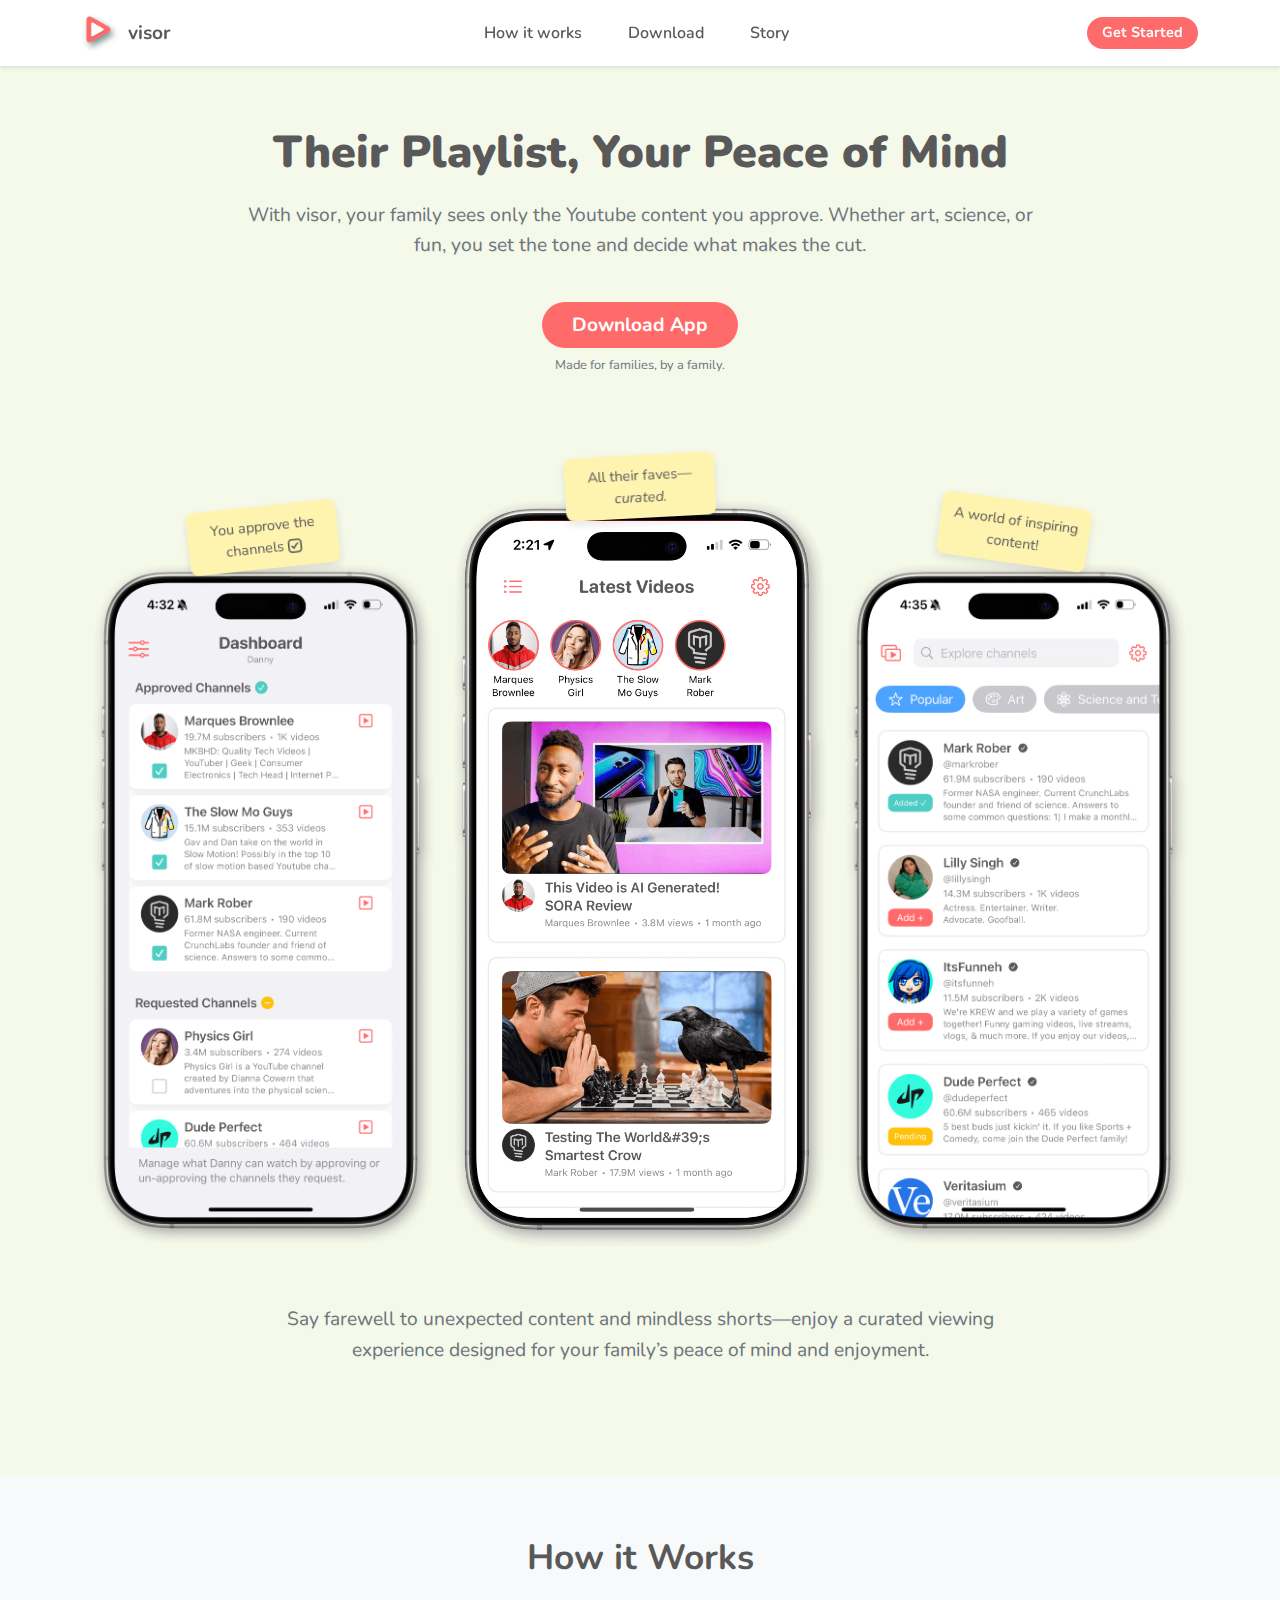
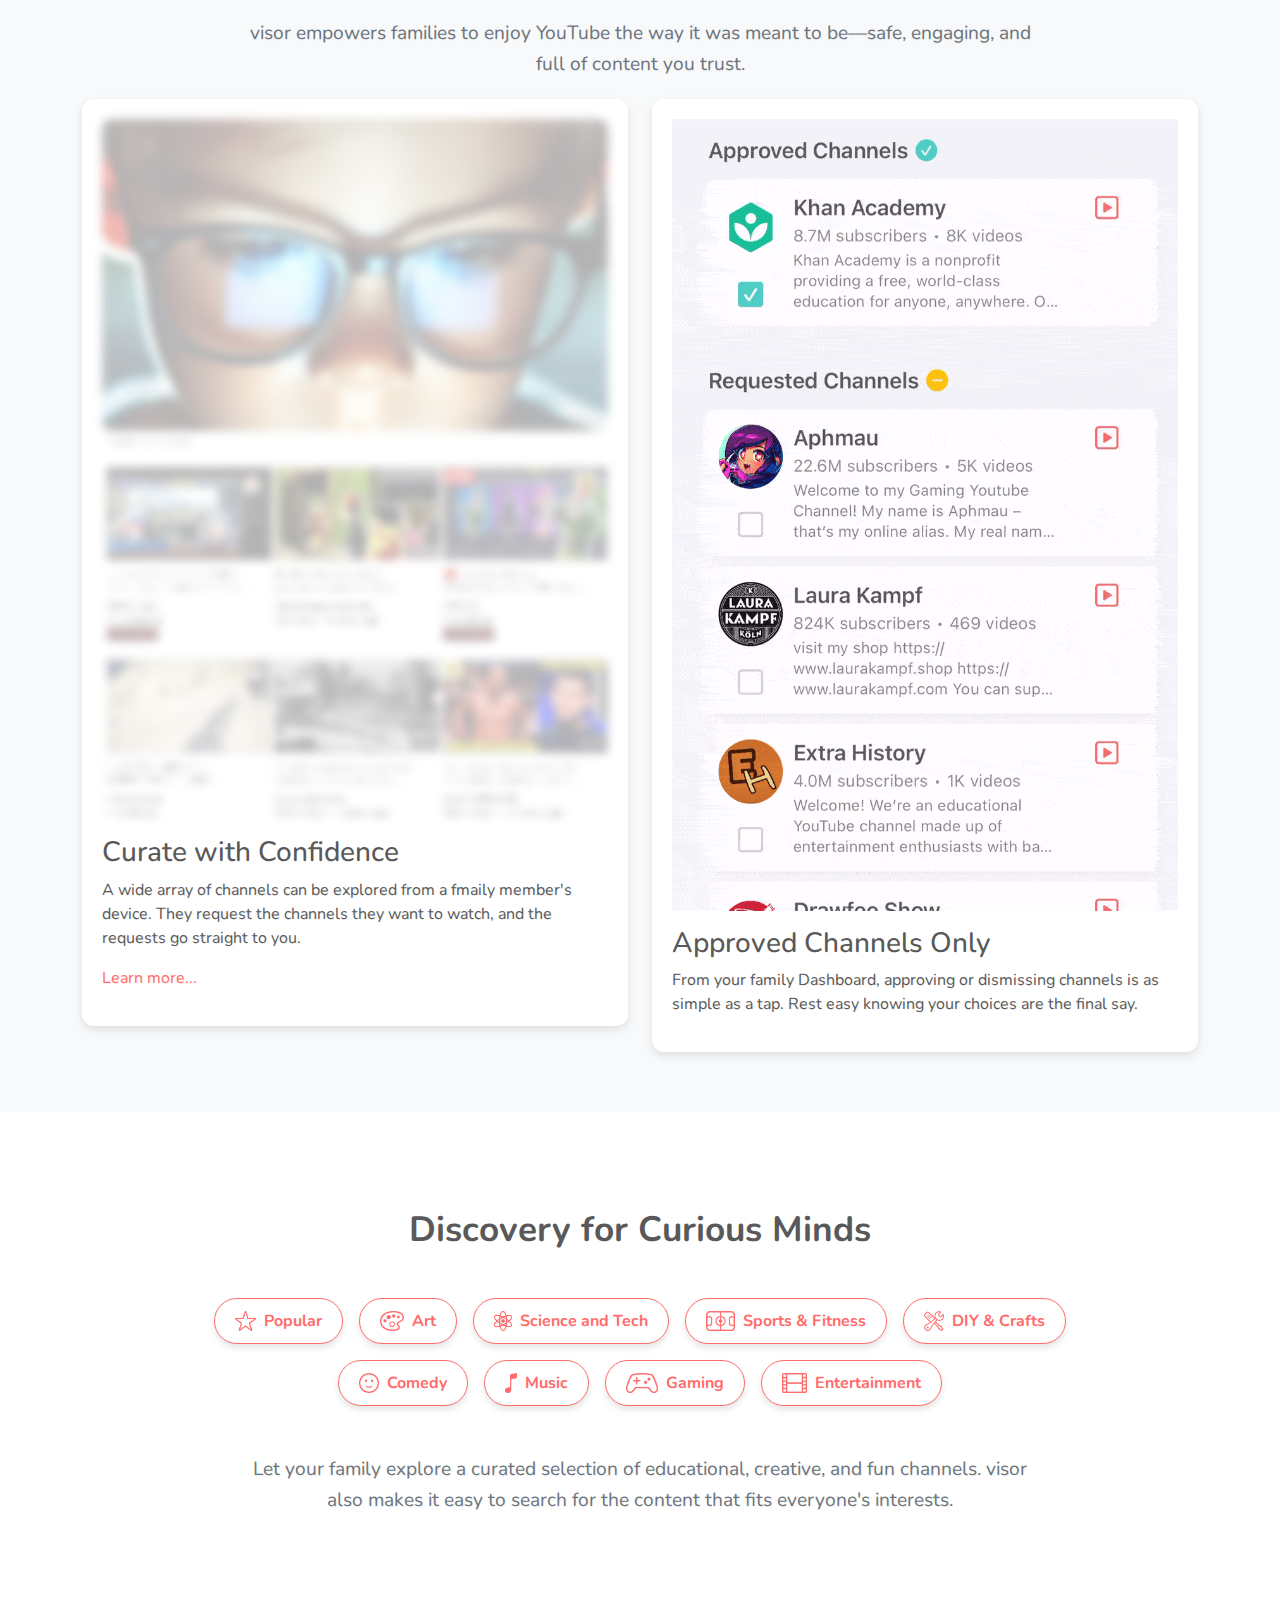
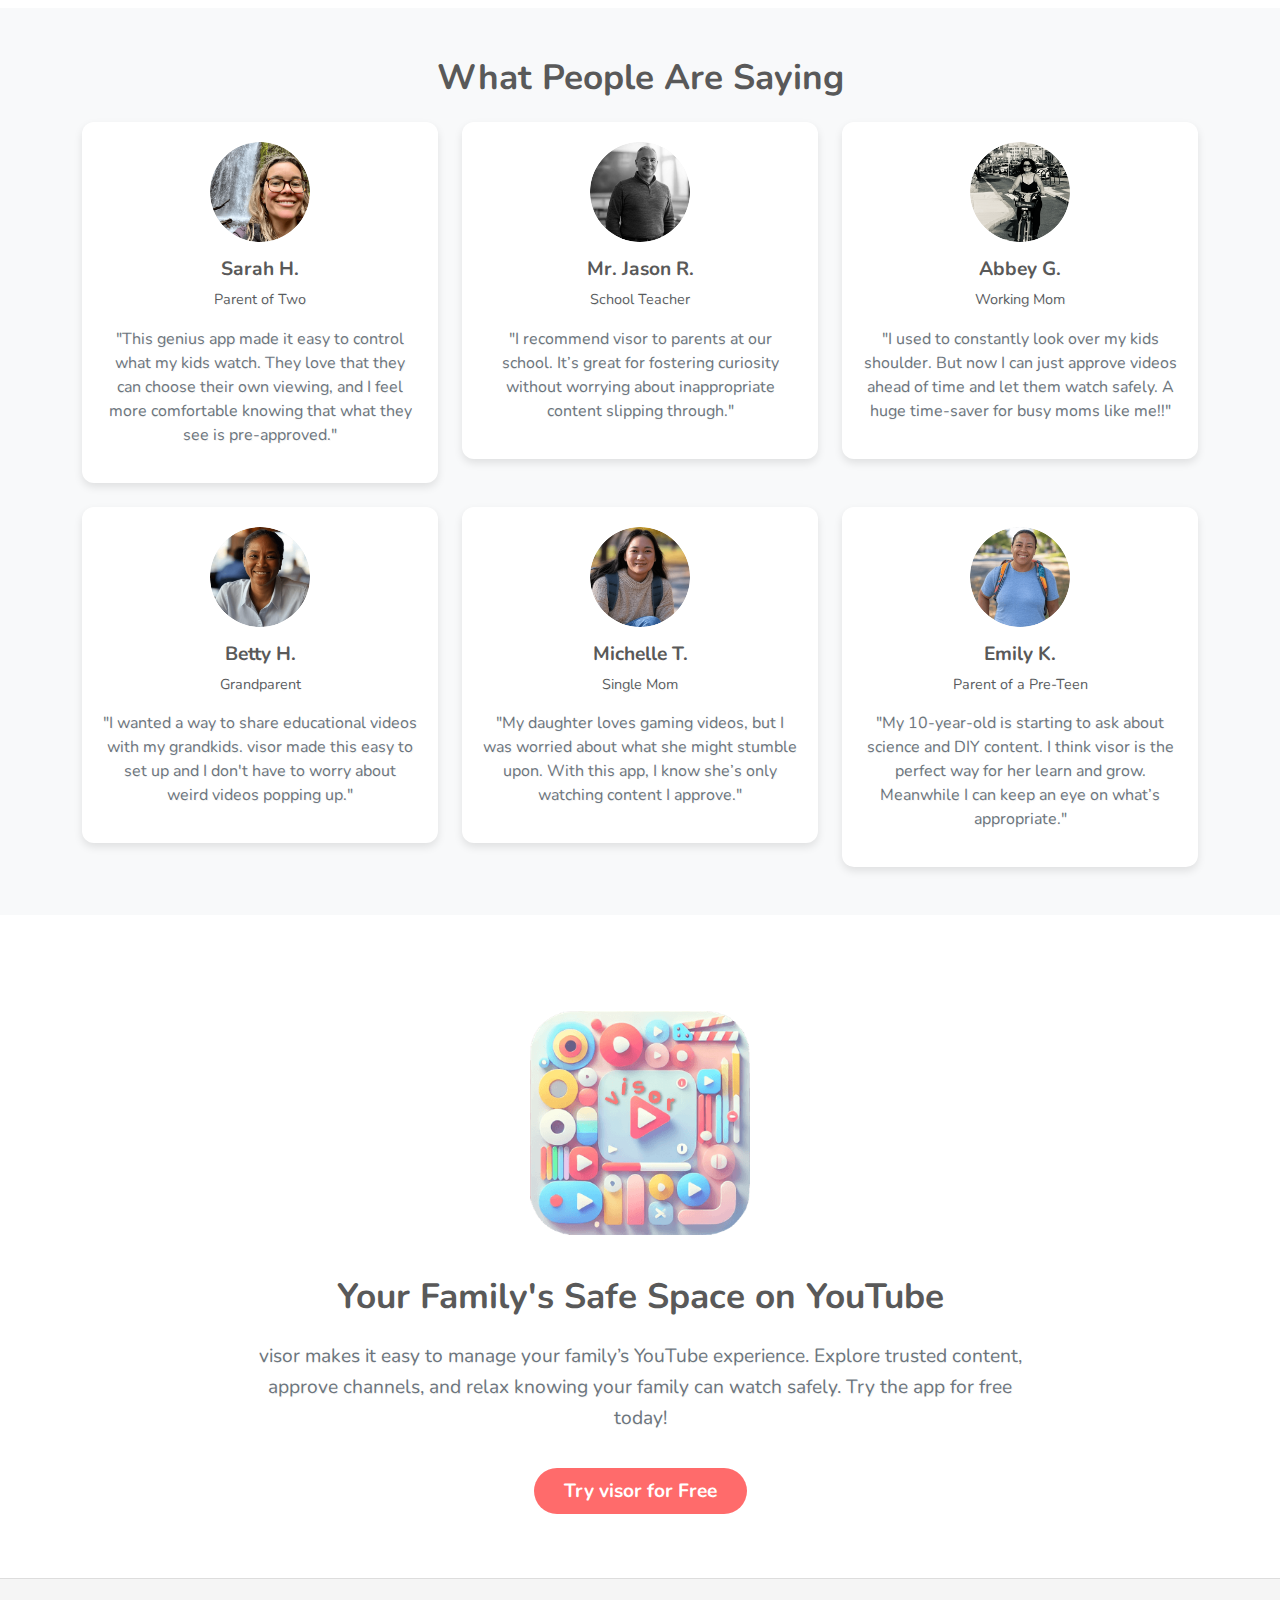
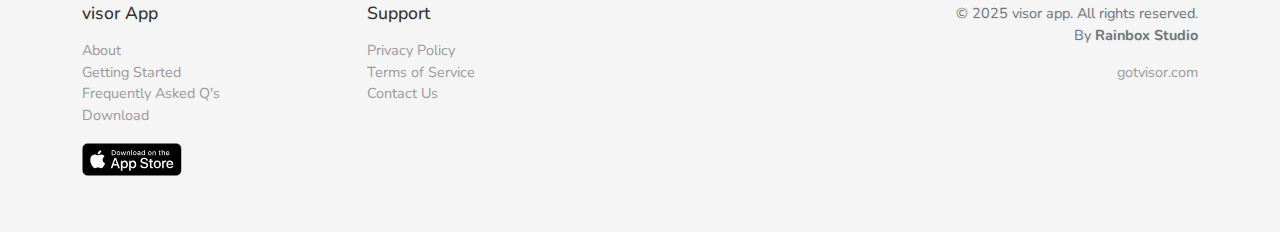
<file: index.html>
<!DOCTYPE html>
<html lang="en">
<head>
    <meta charset="UTF-8">
    <meta name="viewport" content="width=device-width, initial-scale=1.0">
    <meta name="description" content="visor: The ultimate parental control app for YouTube. Approve channels, manage profiles, and create a safe, worry-free viewing experience for your family.">
    <meta name="keywords" content="parental control app, YouTube parental controls, family-friendly YouTube, safe YouTube viewing, kids YouTube, manage YouTube channels, approve channels, YouTube app for parents">
    <meta name="author" content="visor App">
    <!-- X Tags -->
    <meta name="twitter:card" content="summary_large_image">
    <meta name="twitter:title" content="visor: The Ultimate Parental Control for YouTube">
    <meta name="twitter:description" content="Manage YouTube channels for your family and ensure a worry-free viewing experience with visor.">
    <meta name="twitter:image" content="assets/hero-alt.png">
    <meta name="twitter:site" content="@YourTwitterHandle">
    <!-- Meta Tags -->
    <meta charset="UTF-8" />
    <meta name="viewport" content="width=device-width, initial-scale=1.0" />
    <meta name="description" content="visor: The ultimate parental control app for YouTube. Approve channels, manage profiles, and create a safe, worry-free viewing experience for your family." />
    <!-- Open Graph / Facebook Tags -->
    <meta property="og:type" content="website" />
    <meta property="og:url" content="https://gotvisor.com" />
    <meta property="og:title" content="visor: The Ultimate Parental Control for YouTube" />
    <meta property="og:description" content="Create a safe YouTube environment for your family with visor. Approve channels, manage profiles, and take control of YouTube content today." />
    <meta property="og:image" content="assets/hero-alt.png" />

    <title>visor: Your Family's Safe Space for YouTube</title>
    <link href="https://cdn.jsdelivr.net/npm/bootstrap@5.3.0-alpha3/dist/css/bootstrap.min.css" rel="stylesheet">
    <link href="https://fonts.googleapis.com/css2?family=Nunito:wght@400;700&display=swap" rel="stylesheet">
    <link rel="stylesheet" href="main.css">
    <link rel="icon" href="assets/favicon.ico" sizes="32x32" type="image/x-icon">
</head>
<body>
    <!-- Navbar -->
    <nav class="navbar navbar-expand-lg">
        <div class="container">
            <!-- Left-aligned brand -->
            <a class="navbar-brand d-flex align-items-center" href="#">
                <img src="assets/logo.png" alt="visor Logo" class="me-2" style="height: 40px;">
                <span class="app-name">visor</span>
            </a>

            <!-- Toggler for smaller screens -->
            <button class="navbar-toggler ms-auto d-lg-none" type="button" data-bs-toggle="collapse" data-bs-target="#navbarNav" aria-controls="navbarNav" aria-expanded="false" aria-label="Toggle navigation">
                <span class="navbar-toggler-icon"></span>
            </button>

            <!-- Centered navigation links -->
            <div class="collapse navbar-collapse" id="navbarNav">
                <ul class="navbar-nav mx-auto">
                    <li class="nav-item"><a class="nav-link" href="#features">How it works</a></li>
                    <li class="nav-item"><a class="nav-link" href="#download">Download</a></li>
                    <li class="nav-item"><a class="nav-link" href="story.html">Story</a></li>
                </ul>
            </div>

            <!-- Call-to-action button -->
            <a href="#" class="cta-btn-small d-none d-lg-block">Get Started</a>
        </div>
    </nav>

    <!-- Hero Section -->
    <header class="hero-section">
        <h1>Their Playlist, Your Peace of Mind</h1>
            <p class="hero-paragraph">
                With visor, your family sees only the Youtube content you approve. Whether art, science, or fun, you set the tone and decide what makes the cut. 
            </p>
        <a href="#" class="cta-btn">Download App</a>
        <div class="trusted-by mt-3">Made for families, by a family.</div>

        <!-- Hero Images -->
        <div class="hero-images my-5">
            <div class="image-wrapper right mt-5">
                <img src="assets/hero-right.png" alt="Right Image" class="flanked-image">
                <div class="text-box left">You approve the channels <span><img src="assets/checkbox.svg" alt="☑️" class="checked"></span>
                </div>
            </div>
            <div class="image-wrapper center mt-5">
                <img src="assets/hero.png" alt="Center Image" class="main-image">
                <div class="text-box">All their faves&mdash;<em>curated.</em></div>
            </div>
            <div class="image-wrapper left">
                <img src="assets/hero-left.png" alt="Left Image" class="flanked-image">
                <div class="text-box right mt-5">A world of inspiring content!</div>
            </div>
        </div>
        <p class="hero-paragraph mt-3">Say farewell to unexpected content and mindless shorts&mdash;enjoy a curated viewing experience designed for your family’s peace of mind and enjoyment.</p>
        <div id="features"></div>
    </header>

    <!-- How it Works Section -->
    <section class="graybackground-section mb-5">
        <div class="container">
            <h2 class="text-center">How it Works</h2>
            <p class="hero-paragraph text-center">
                visor empowers families to enjoy YouTube the way it was meant to be—safe, engaging, and full of content you trust.
            </p>

            <div class="row g-4">
                <div class="col-md-6">
                    <div class="feature-card">
                        <div class="image-wrapper">
                            <img src="assets/youtube-feed2.png" alt="A typical YouTube feed" class="img-fluid blurred-image">
                            <img src="assets/youtube-feed.png" alt="A typical YouTube feed" class="img-fluid mb-3 blurred-image">
                        </div>
                        <h3 class="section-title">Curate with Confidence</h3>
                        <p>
                            A wide array of channels can be explored from a fmaily member's device. They request the 
                            channels they want to watch, and the requests go straight to you.
                        </p>
                        <p><a href="faq.html" target="_blank" rel="noopener noreferrer">Learn more...</a></p>
                    </div>
                </div>

                <div class="col-md-6">
                    <div class="feature-card">
                        <img src="assets/parent-dashboard.gif" alt="Parent approving channels on visor dashboard" class="img-fluid w-100 mb-3">
                        <h3 class="section-title">Approved Channels Only</h3>
                        <p>
                            From your family Dashboard, approving or dismissing channels is as simple as a tap. Rest 
                            easy knowing your choices are the final say.
                        </p>
                    </div>
                </div>
            </div>
        </div>
    </section>          

    <!-- Categories Section -->
    <section class="whitebackground-section py-5">
        <div class="container text-center">
            <!-- Section Title -->
            <h2>Discovery for Curious Minds</h2>
            
            <!-- Pills -->
            <div class="row justify-content-center my-5">
                <div class="col-md-10">
                    <div class="d-flex flex-wrap justify-content-center gap-3">
                        <!-- Pills -->
                        <div class="pill-item">
                            <img src="assets/star.png" alt="Popular" class="pill-icon normal"> Popular
                        </div>
                        <div class="pill-item">
                            <img src="assets/paintpalette.png" alt="Art" class="pill-icon normal"> Art
                        </div>
                        <div class="pill-item">
                            <img src="assets/atom.png" alt="Science and Tech" class="pill-icon normal"> Science and Tech
                        </div>
                        <div class="pill-item">
                            <img src="assets/sportscourt.png" alt="Sports & Fitness" class="pill-icon normal"> Sports & Fitness
                        </div>
                        <div class="pill-item">
                            <img src="assets/wrench.and.screwdriver.png" alt="DIY & Crafts" class="pill-icon normal"> DIY & Crafts
                        </div>
                        <div class="pill-item">
                            <img src="assets/face.smiling.png" alt="Comedy" class="pill-icon normal"> Comedy
                        </div>
                        <div class="pill-item">
                            <img src="assets/music.note.png" alt="Music" class="pill-icon normal"> Music
                        </div>
                        <div class="pill-item">
                            <img src="assets/gamecontroller.png" alt="Gaming" class="pill-icon normal"> Gaming
                        </div>
                        <div class="pill-item">
                            <img src="assets/film.png" alt="Entertainment" class="pill-icon normal"> Entertainment
                        </div>
                    </div>
                </div>
            </div>

            <p class="hero-paragraph mb-4">Let your family explore a curated selection of educational, creative, and fun channels. visor also makes it easy to search for the content that fits everyone's interests.</p>

        </div>
    </section>

    <!-- Testimonials Section -->
    <section class="graybackground-section py-5">
        <div class="container">
            <h2 class="text-center mb-4">What People Are Saying</h2>
            <div class="row g-4">
                <!-- Testimonial 1 -->
                <div class="col-md-4">
                    <div class="graybackground-card">
                        <img src="assets/Sarah-H.png" alt="Parent" class="graybackground-img">
                        <h5 class="mt-3">Sarah H.</h5>
                        <p class="text-muted">Parent of Two</p>
                        <p>"This genius app made it easy to control what my kids watch. They love that they can choose their own viewing, and I feel more comfortable knowing that what they see is pre-approved."</p>
                    </div>
                </div>

                <!-- Testimonial 2 -->
                <div class="col-md-4">
                    <div class="graybackground-card">
                        <img src="assets/Jason-R.png" alt="Teacher" class="graybackground-img">
                        <h5 class="mt-3">Mr. Jason R.</h5>
                        <p class="text-muted">School Teacher</p>
                        <p>"I recommend visor to parents at our school. It’s great for fostering curiosity without worrying about inappropriate content slipping through."</p>
                    </div>
                </div>

                <!-- Testimonial 3 -->
                <div class="col-md-4">
                    <div class="graybackground-card">
                        <img src="assets/Abbey-G.png" alt="Parent" class="graybackground-img">
                        <h5 class="mt-3">Abbey G.</h5>
                        <p class="text-muted">Working Mom</p>
                        <p>"I used to constantly look over my kids shoulder. But now I can just approve videos ahead of time and let them watch safely. A huge time-saver for busy moms like me!!"</p>
                    </div>
                </div>

                <!-- Testimonial 4 -->
                <div class="col-md-4">
                    <div class="graybackground-card">
                        <img src="assets/Betty-H.png" alt="Grandparent" class="graybackground-img">
                        <h5 class="mt-3">Betty H.</h5>
                        <p class="text-muted">Grandparent</p>
                        <p>"I wanted a way to share educational videos with my grandkids. visor made this easy to set up and I don't have to worry about weird videos popping up."</p>
                    </div>
                </div>

                <!-- Testimonial 5 -->
                <div class="col-md-4">
                    <div class="graybackground-card">
                        <img src="assets/Michelle-T.png" alt="Parent" class="graybackground-img">
                        <h5 class="mt-3">Michelle T.</h5>
                        <p class="text-muted">Single Mom</p>
                        <p>"My daughter loves gaming videos, but I was worried about what she might stumble upon. With this app, I know she’s only watching content I approve."</p>
                    </div>
                </div>

                <!-- Testimonial 6 -->
                <div class="col-md-4">
                    <div class="graybackground-card">
                        <img src="assets/Emily-K.png" alt="Parent" class="graybackground-img">
                        <h5 class="mt-3">Emily K.</h5>
                        <p class="text-muted">Parent of a Pre-Teen</p>
                        <p>"My 10-year-old is starting to ask about science and DIY content. I think visor is the perfect way for her learn and grow. Meanwhile I can keep an eye on what’s appropriate."</p>
                    </div>
                </div>
            </div>
        </div>
    </section>

    <!-- Summary Section -->
    <section class="whitebackground-section py-5" id="download">
        <div class="container text-center mb-4">
            <div class="image-wrapper center mt-5">
                <img src="assets/hero-alt.png" alt="Center Image" class="alt-image">
            </div>
            <h2 class="mb-4">Your Family's Safe Space on YouTube</h2>
            <p class="hero-paragraph mx-auto mb-4">
                visor makes it easy to manage your family’s YouTube experience. Explore trusted content, approve channels, and relax knowing your family can watch safely. Try the app for free today!
            </p>
            <a href="#" class="cta-btn">Try visor for Free</a>
        </div>
    </section>

    <!-- Footer -->
    <div id="footer-container"></div>
    <script>
    fetch('footer.html')
      .then(response => response.text())
      .then(data => {
        document.getElementById('footer-container').innerHTML = data;
      });
    </script>

    <script src="https://cdn.jsdelivr.net/npm/bootstrap@5.3.0-alpha3/dist/js/bootstrap.bundle.min.js"></script>
</body>
</html>
</file>
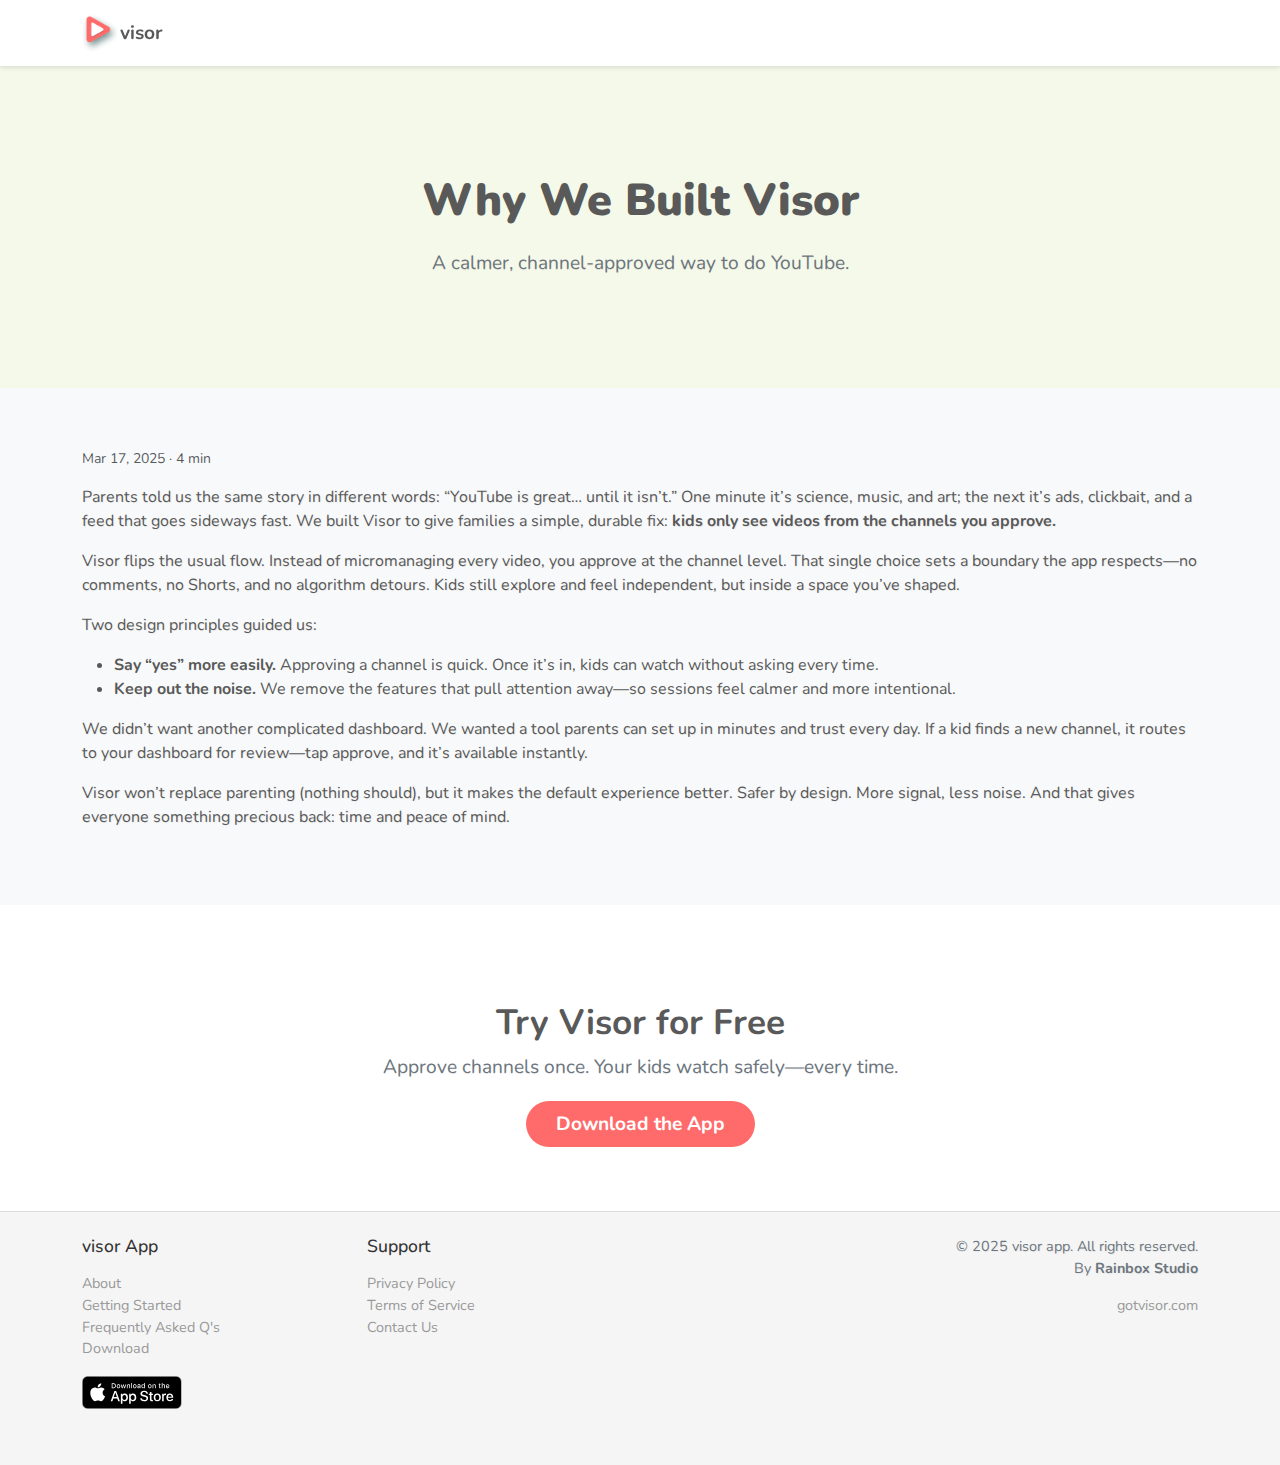
<file: blog-post-1.html>
<!DOCTYPE html>
<html lang="en">
<head>
  <meta charset="UTF-8" />
  <meta name="viewport" content="width=device-width, initial-scale=1.0" />
  <meta name="description" content="Why we built Visor: a calmer, channel-approved way for kids to watch YouTube without ads, junk, or algorithm chaos." />
  <meta name="author" content="Visor App" />
  <title>Why We Built Visor - Visor Blog</title>
  <link href="https://cdn.jsdelivr.net/npm/bootstrap@5.3.0-alpha3/dist/css/bootstrap.min.css" rel="stylesheet" />
  <link href="https://fonts.googleapis.com/css2?family=Nunito:wght@400;700&display=swap" rel="stylesheet" />
  <link rel="stylesheet" href="main.css" />
  <link rel="icon" href="assets/favicon.ico" sizes="32x32" type="image/x-icon" />
  <link rel="canonical" href="https://gotvisor.com/blog-post-1.html" />
  <script type="application/ld+json">
  {
    "@context":"https://schema.org",
    "@type":"BlogPosting",
    "headline":"Why We Built Visor",
    "datePublished":"2025-11-07",
    "author":{"@type":"Organization","name":"Visor"},
    "publisher":{"@type":"Organization","name":"Visor","logo":{"@type":"ImageObject","url":"https://gotvisor.com/assets/logo.webp"}},
    "mainEntityOfPage":{"@type":"WebPage","@id":"https://gotvisor.com/blog-post-1.html"},
    "description":"A calmer, channel-approved way for kids to watch YouTube without ads, junk, or algorithm chaos."
  }
  </script>
</head>
<body>
  <nav class="navbar navbar-expand-lg">
    <div class="container">
      <a class="navbar-brand d-flex align-items-center" href="https://gotvisor.com">
        <img src="assets/logo.webp?v=1" alt="Visor Logo" style="height: 40px;" />
        <span class="app-name">visor</span>
      </a>
    </div>
  </nav>

  <header class="hero-section">
    <h1 class="mt-5">Why We Built Visor</h1>
    <p class="hero-paragraph mx-auto">A calmer, channel-approved way to do YouTube.</p>
  </header>

  <section class="graybackground-section mb-5">
    <div class="container">
      <div class="content-wrapper">
        <div class="text-muted small mb-3">Mar 17, 2025 · 4 min</div>
        <p>Parents told us the same story in different words: “YouTube is great… until it isn’t.” One minute it’s science, music, and art; the next it’s ads, clickbait, and a feed that goes sideways fast. We built Visor to give families a simple, durable fix: <strong>kids only see videos from the channels you approve.</strong></p>
        <p>Visor flips the usual flow. Instead of micromanaging every video, you approve at the channel level. That single choice sets a boundary the app respects—no comments, no Shorts, and no algorithm detours. Kids still explore and feel independent, but inside a space you’ve shaped.</p>
        <p>Two design principles guided us:</p>
        <ul>
          <li><strong>Say “yes” more easily.</strong> Approving a channel is quick. Once it’s in, kids can watch without asking every time.</li>
          <li><strong>Keep out the noise.</strong> We remove the features that pull attention away—so sessions feel calmer and more intentional.</li>
        </ul>
        <p>We didn’t want another complicated dashboard. We wanted a tool parents can set up in minutes and trust every day. If a kid finds a new channel, it routes to your dashboard for review—tap approve, and it’s available instantly.</p>
        <p>Visor won’t replace parenting (nothing should), but it makes the default experience better. Safer by design. More signal, less noise. And that gives everyone something precious back: time and peace of mind.</p>
      </div>
    </div>
  </section>

  <section class="whitebackground-section py-5" id="download">
    <div class="container text-center mb-4">
      <h2 class="mb-2">Try Visor for Free</h2>
      <p class="hero-paragraph mx-auto mb-2">Approve channels once. Your kids watch safely—every time.</p>
      <a href="https://apps.apple.com/app/id6744246412" class="cta-btn">Download the App</a>
    </div>
  </section>

  <div id="footer-container"></div>
  <script>
    fetch('footer.html').then(r=>r.text()).then(h=>{document.getElementById('footer-container').innerHTML=h;});
  </script>
  <script src="https://cdn.jsdelivr.net/npm/bootstrap@5.3.0-alpha3/dist/js/bootstrap.bundle.min.js"></script>
</body>
</html>
</file>
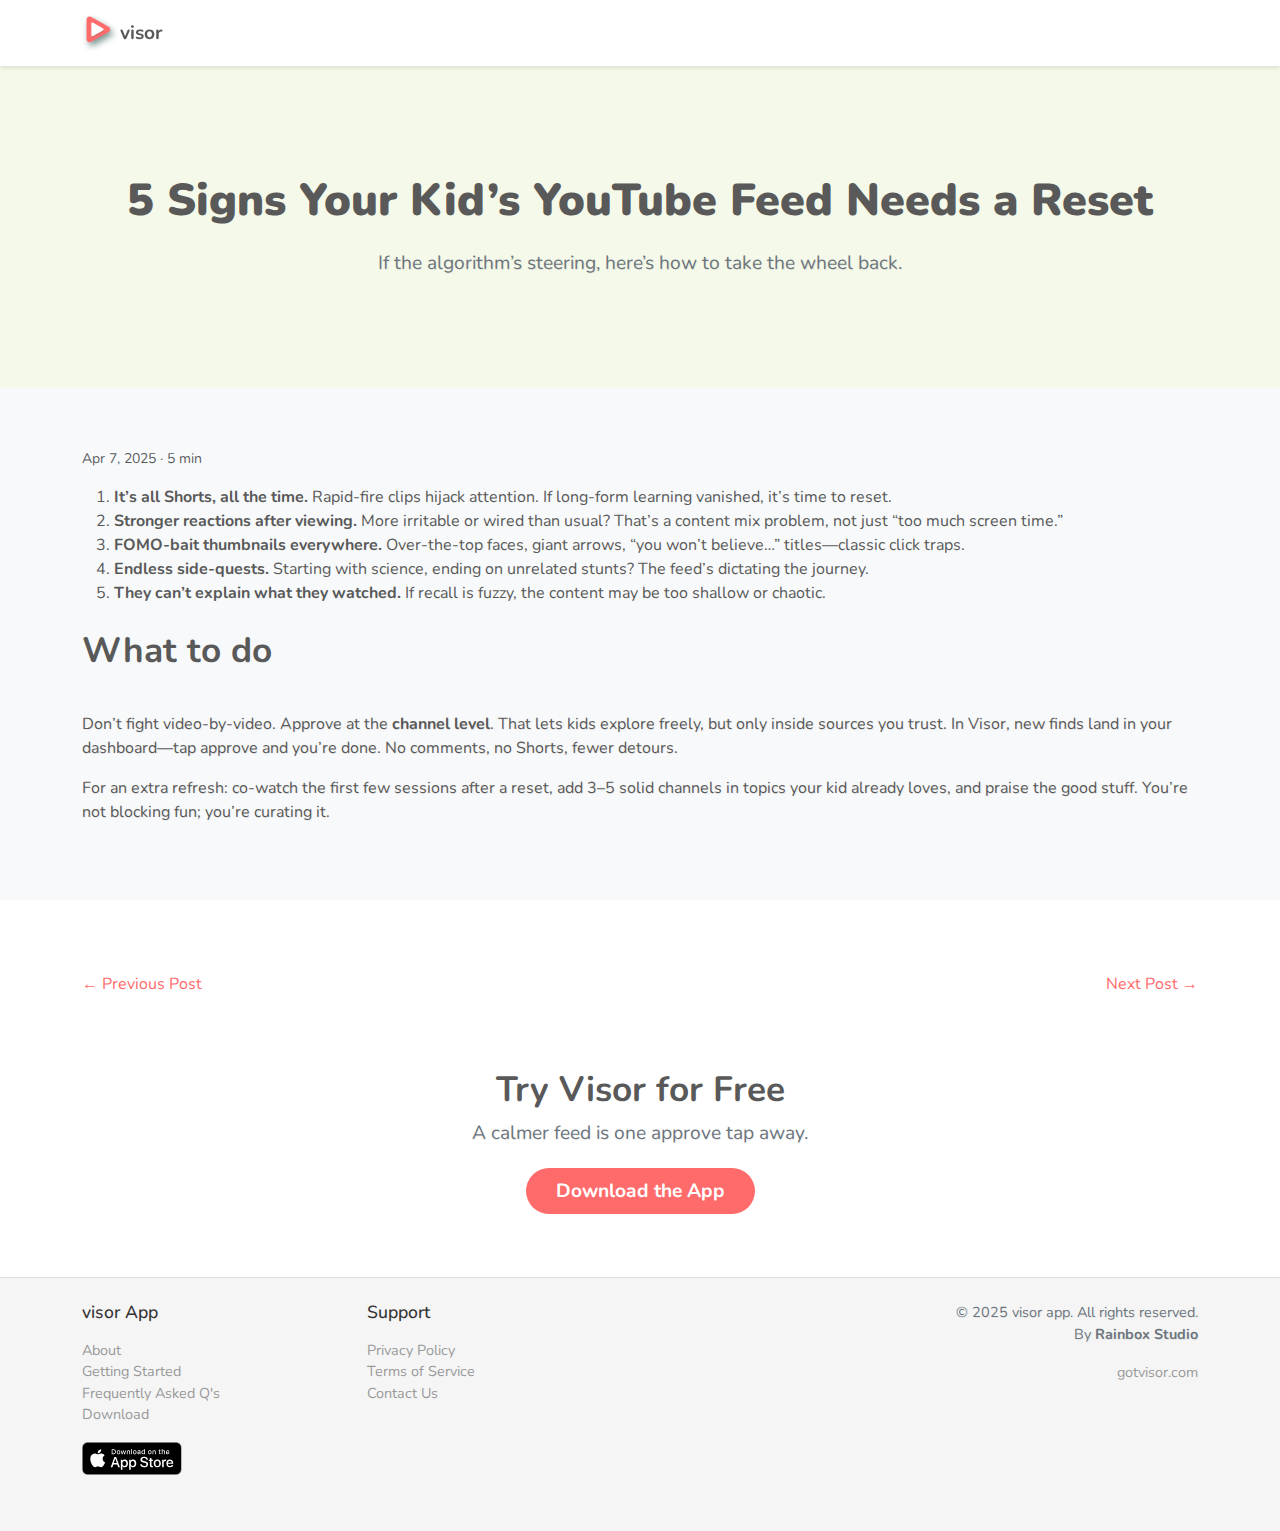
<file: blog-post-2.html>
<!DOCTYPE html>
<html lang="en">
<head>
  <meta charset="UTF-8" />
  <meta name="viewport" content="width=device-width, initial-scale=1.0" />
  <meta name="description" content="Five quick clues your child's YouTube feed needs a reset—and how channel approvals put you back in control." />
  <meta name="author" content="Visor App" />
  <title>5 Signs Your Kid’s YouTube Feed Needs a Reset - Visor Blog</title>
  <link href="https://cdn.jsdelivr.net/npm/bootstrap@5.3.0-alpha3/dist/css/bootstrap.min.css" rel="stylesheet" />
  <link href="https://fonts.googleapis.com/css2?family=Nunito:wght@400;700&display=swap" rel="stylesheet" />
  <link rel="stylesheet" href="main.css" />
  <link rel="icon" href="assets/favicon.ico" sizes="32x32" type="image/x-icon" />
  <link rel="canonical" href="https://gotvisor.com/blog-post-2.html" />
  <script type="application/ld+json">
  {
    "@context":"https://schema.org",
    "@type":"BlogPosting",
    "headline":"5 Signs Your Kid’s YouTube Feed Needs a Reset",
    "datePublished":"2025-11-07",
    "author":{"@type":"Organization","name":"Visor"},
    "publisher":{"@type":"Organization","name":"Visor","logo":{"@type":"ImageObject","url":"https://gotvisor.com/assets/logo.webp"}},
    "mainEntityOfPage":{"@type":"WebPage","@id":"https://gotvisor.com/blog-post-2.html"},
    "description":"Five quick clues your child's YouTube feed needs a reset—and how channel approvals put you back in control."
  }
  </script>
</head>
<body>
  <nav class="navbar navbar-expand-lg">
    <div class="container">
      <a class="navbar-brand d-flex align-items-center" href="https://gotvisor.com">
        <img src="assets/logo.webp?v=1" alt="Visor Logo" style="height: 40px;" />
        <span class="app-name">visor</span>
      </a>
    </div>
  </nav>

  <header class="hero-section">
    <h1 class="mt-5">5 Signs Your Kid’s YouTube Feed Needs a Reset</h1>
    <p class="hero-paragraph mx-auto">If the algorithm’s steering, here’s how to take the wheel back.</p>
  </header>

  <section class="graybackground-section mb-5">
    <div class="container">
      <div class="content-wrapper">
        <div class="text-muted small mb-3">Apr 7, 2025 · 5 min</div>
        <ol>
          <li><strong>It’s all Shorts, all the time.</strong> Rapid-fire clips hijack attention. If long-form learning vanished, it’s time to reset.</li>
          <li><strong>Stronger reactions after viewing.</strong> More irritable or wired than usual? That’s a content mix problem, not just “too much screen time.”</li>
          <li><strong>FOMO-bait thumbnails everywhere.</strong> Over-the-top faces, giant arrows, “you won’t believe…” titles—classic click traps.</li>
          <li><strong>Endless side-quests.</strong> Starting with science, ending on unrelated stunts? The feed’s dictating the journey.</li>
          <li><strong>They can’t explain what they watched.</strong> If recall is fuzzy, the content may be too shallow or chaotic.</li>
        </ol>
        <h2 class="h5 mt-4">What to do</h2>
        <p>Don’t fight video-by-video. Approve at the <strong>channel level</strong>. That lets kids explore freely, but only inside sources you trust. In Visor, new finds land in your dashboard—tap approve and you’re done. No comments, no Shorts, fewer detours.</p>
        <p>For an extra refresh: co-watch the first few sessions after a reset, add 3–5 solid channels in topics your kid already loves, and praise the good stuff. You’re not blocking fun; you’re curating it.</p>
      </div>
    </div>
  </section>
  <!-- Blog Navigation -->
  <section class="blog-nav-section py-4">
    <div class="container text-center">
      <div class="d-flex flex-column flex-md-row justify-content-between align-items-center">
        <a href="blog-post-1.html" class="blog-nav-link mb-3 mb-md-0">
          ← Previous Post
        </a>
        <a href="blog-post-3.html" class="blog-nav-link">
          Next Post →
        </a>
      </div>
    </div>
  </section>

  <section class="whitebackground-section py-5" id="download">
    <div class="container text-center mb-4">
      <h2 class="mb-2">Try Visor for Free</h2>
      <p class="hero-paragraph mx-auto mb-2">A calmer feed is one approve tap away.</p>
      <a href="https://apps.apple.com/app/id6744246412" class="cta-btn">Download the App</a>
    </div>
  </section>

  <div id="footer-container"></div>
  <script>
    fetch('footer.html').then(r=>r.text()).then(h=>{document.getElementById('footer-container').innerHTML=h;});
  </script>
  <script src="https://cdn.jsdelivr.net/npm/bootstrap@5.3.0-alpha3/dist/js/bootstrap.bundle.min.js"></script>
</body>
</html>
</file>
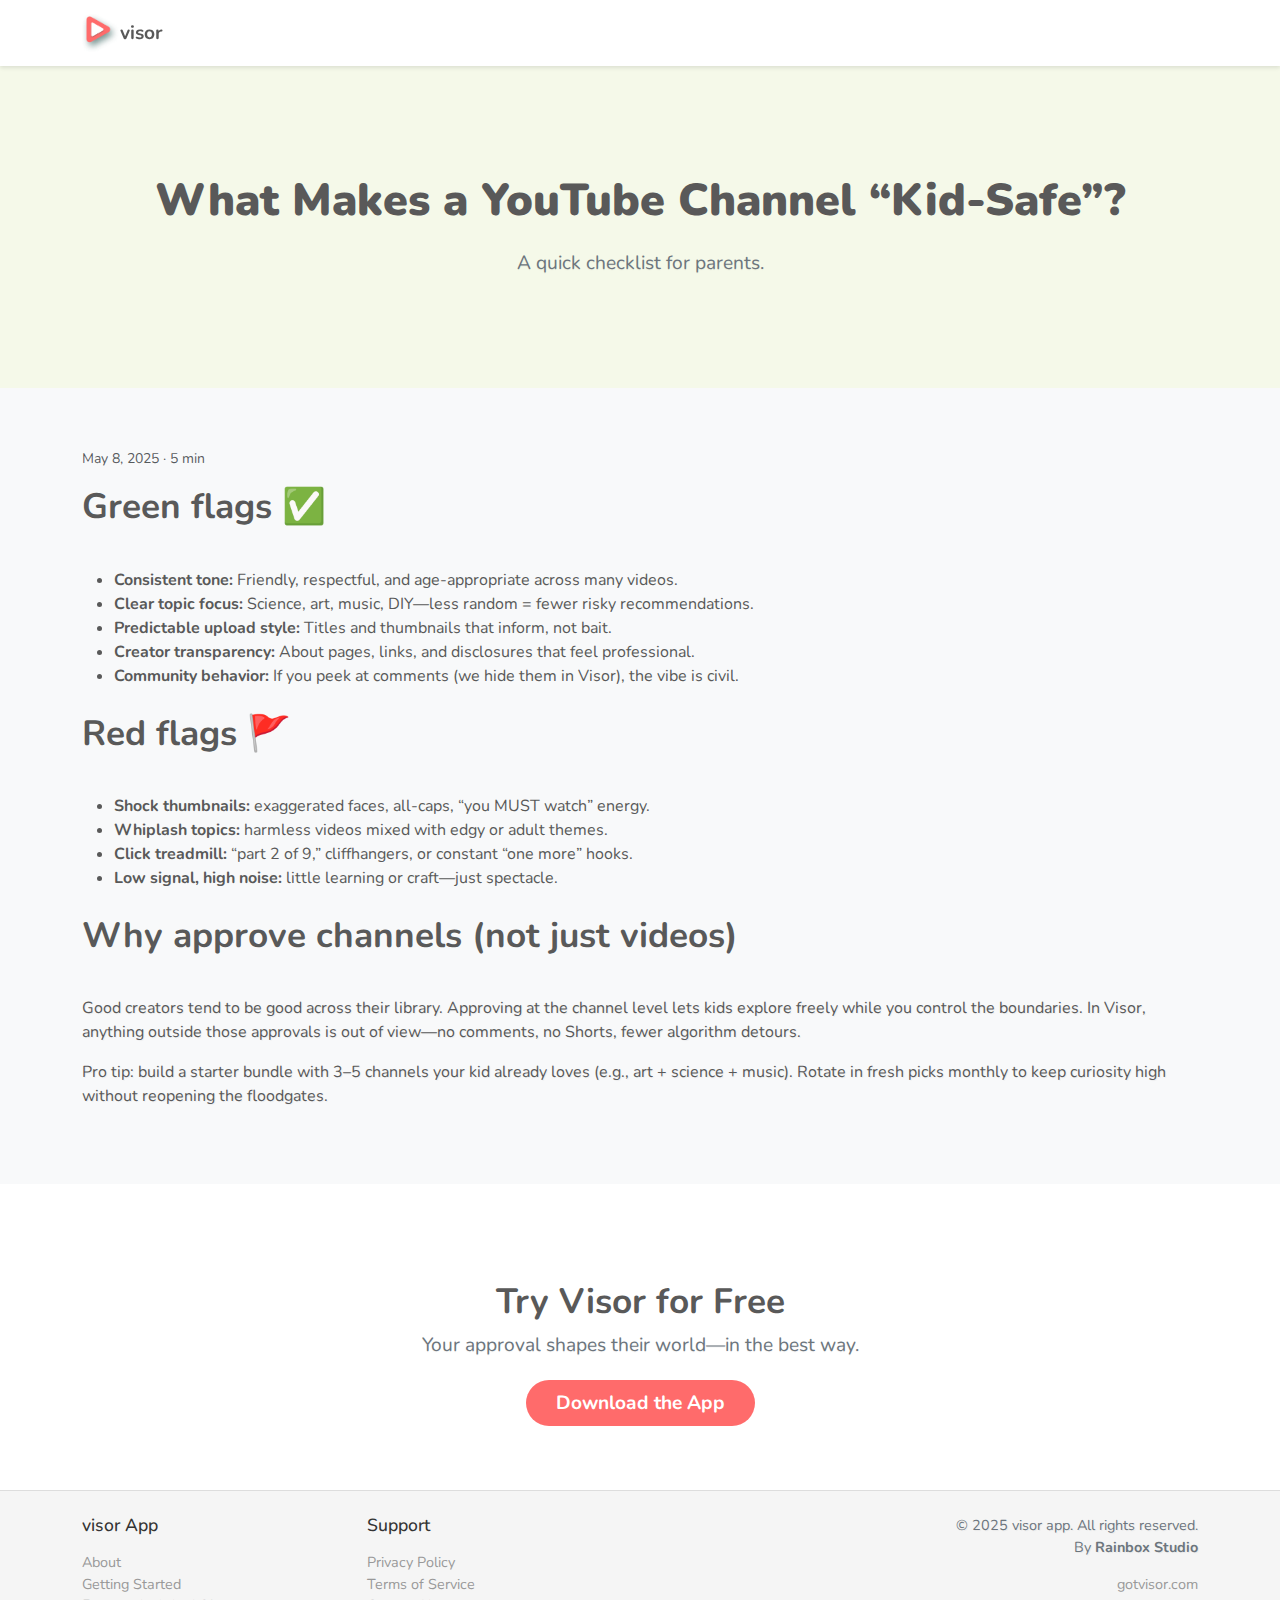
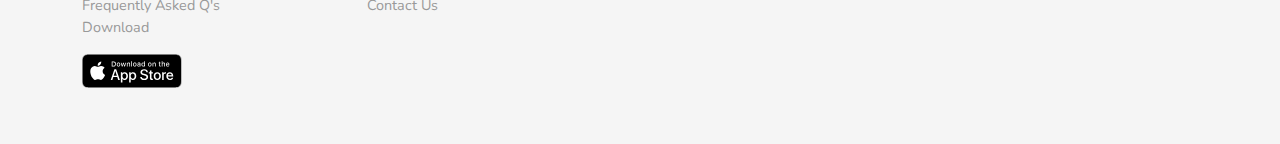
<file: blog-post-3.html>
<!DOCTYPE html>
<html lang="en">
<head>
  <meta charset="UTF-8" />
  <meta name="viewport" content="width=device-width, initial-scale=1.0" />
  <meta name="description" content="A quick checklist for judging whether a YouTube channel is truly kid-safe—signals to trust and red flags to avoid." />
  <meta name="author" content="Visor App" />
  <title>What Makes a YouTube Channel “Kid-Safe”? - Visor Blog</title>
  <link href="https://cdn.jsdelivr.net/npm/bootstrap@5.3.0-alpha3/dist/css/bootstrap.min.css" rel="stylesheet" />
  <link href="https://fonts.googleapis.com/css2?family=Nunito:wght@400;700&display=swap" rel="stylesheet" />
  <link rel="stylesheet" href="main.css" />
  <link rel="icon" href="assets/favicon.ico" sizes="32x32" type="image/x-icon" />
  <link rel="canonical" href="https://gotvisor.com/blog-post-3.html" />
  <script type="application/ld+json">
  {
    "@context":"https://schema.org",
    "@type":"BlogPosting",
    "headline":"What Makes a YouTube Channel “Kid-Safe”?",
    "datePublished":"2025-11-07",
    "author":{"@type":"Organization","name":"Visor"},
    "publisher":{"@type":"Organization","name":"Visor","logo":{"@type":"ImageObject","url":"https://gotvisor.com/assets/logo.webp"}},
    "mainEntityOfPage":{"@type":"WebPage","@id":"https://gotvisor.com/blog-post-3.html"},
    "description":"A quick checklist for judging whether a YouTube channel is truly kid-safe—signals to trust and red flags to avoid."
  }
  </script>
</head>
<body>
  <nav class="navbar navbar-expand-lg">
    <div class="container">
      <a class="navbar-brand d-flex align-items-center" href="https://gotvisor.com">
        <img src="assets/logo.webp?v=1" alt="Visor Logo" style="height: 40px;" />
        <span class="app-name">visor</span>
      </a>
    </div>
  </nav>

  <header class="hero-section">
    <h1 class="mt-5">What Makes a YouTube Channel “Kid-Safe”?</h1>
    <p class="hero-paragraph mx-auto">A quick checklist for parents.</p>
  </header>

  <section class="graybackground-section mb-5">
    <div class="container">
      <div class="content-wrapper">
        <div class="text-muted small mb-3">May 8, 2025 · 5 min</div>
        <h2 class="h5">Green flags ✅</h2>
        <ul>
          <li><strong>Consistent tone:</strong> Friendly, respectful, and age-appropriate across many videos.</li>
          <li><strong>Clear topic focus:</strong> Science, art, music, DIY—less random = fewer risky recommendations.</li>
          <li><strong>Predictable upload style:</strong> Titles and thumbnails that inform, not bait.</li>
          <li><strong>Creator transparency:</strong> About pages, links, and disclosures that feel professional.</li>
          <li><strong>Community behavior:</strong> If you peek at comments (we hide them in Visor), the vibe is civil.</li>
        </ul>
        <h2 class="h5 mt-4">Red flags 🚩</h2>
        <ul>
          <li><strong>Shock thumbnails:</strong> exaggerated faces, all-caps, “you MUST watch” energy.</li>
          <li><strong>Whiplash topics:</strong> harmless videos mixed with edgy or adult themes.</li>
          <li><strong>Click treadmill:</strong> “part 2 of 9,” cliffhangers, or constant “one more” hooks.</li>
          <li><strong>Low signal, high noise:</strong> little learning or craft—just spectacle.</li>
        </ul>
        <h2 class="h5 mt-4">Why approve channels (not just videos)</h2>
        <p>Good creators tend to be good across their library. Approving at the channel level lets kids explore freely while you control the boundaries. In Visor, anything outside those approvals is out of view—no comments, no Shorts, fewer algorithm detours.</p>
        <p>Pro tip: build a starter bundle with 3–5 channels your kid already loves (e.g., art + science + music). Rotate in fresh picks monthly to keep curiosity high without reopening the floodgates.</p>
      </div>
    </div>
  </section>

  <section class="whitebackground-section py-5" id="download">
    <div class="container text-center mb-4">
      <h2 class="mb-2">Try Visor for Free</h2>
      <p class="hero-paragraph mx-auto mb-2">Your approval shapes their world—in the best way.</p>
      <a href="https://apps.apple.com/app/id6744246412" class="cta-btn">Download the App</a>
    </div>
  </section>

  <div id="footer-container"></div>
  <script>
    fetch('footer.html').then(r=>r.text()).then(h=>{document.getElementById('footer-container').innerHTML=h;});
  </script>
  <script src="https://cdn.jsdelivr.net/npm/bootstrap@5.3.0-alpha3/dist/js/bootstrap.bundle.min.js"></script>
</body>
</html>
</file>
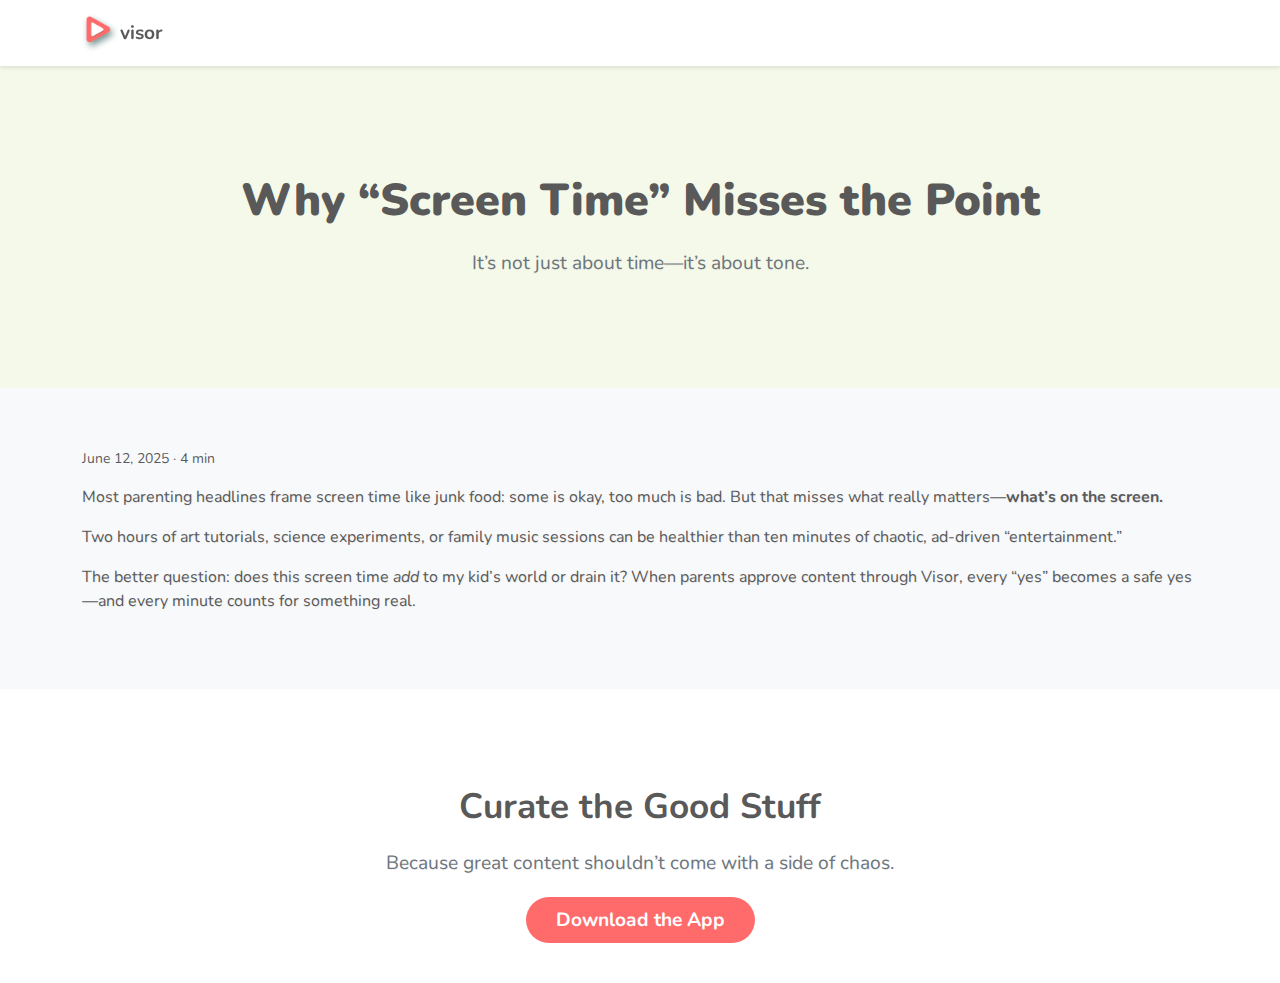
<file: blog-post-4.html>
<!DOCTYPE html>
<html lang="en">
<head>
  <meta charset="UTF-8" />
  <meta name="viewport" content="width=device-width, initial-scale=1.0" />
  <meta name="description" content="Why the 'screen time' debate needs an update — focusing on what kids watch, not just how long.">
  <title>Why “Screen Time” Misses the Point - Visor Blog</title>
  <link href="https://cdn.jsdelivr.net/npm/bootstrap@5.3.0-alpha3/dist/css/bootstrap.min.css" rel="stylesheet" />
  <link href="https://fonts.googleapis.com/css2?family=Nunito:wght@400;700&display=swap" rel="stylesheet" />
  <link rel="stylesheet" href="main.css" />
  <link rel="icon" href="assets/favicon.ico" type="image/x-icon" />
</head>
<body>
  <nav class="navbar navbar-expand-lg">
    <div class="container">
      <a class="navbar-brand d-flex align-items-center" href="https://gotvisor.com">
        <img src="assets/logo.webp?v=1" alt="Visor Logo" style="height: 40px;">
        <span class="app-name">visor</span>
      </a>
    </div>
  </nav>

  <header class="hero-section">
    <h1 class="mt-5">Why “Screen Time” Misses the Point</h1>
    <p class="hero-paragraph mx-auto">It’s not just about time—it’s about tone.</p>
  </header>

  <section class="graybackground-section mb-5">
    <div class="container">
      <div class="text-muted small mb-3">June 12, 2025 · 4 min</div>
      <p>Most parenting headlines frame screen time like junk food: some is okay, too much is bad. But that misses what really matters—<strong>what’s on the screen.</strong></p>
      <p>Two hours of art tutorials, science experiments, or family music sessions can be healthier than ten minutes of chaotic, ad-driven “entertainment.”</p>
      <p>The better question: does this screen time <em>add</em> to my kid’s world or drain it? When parents approve content through Visor, every “yes” becomes a safe yes—and every minute counts for something real.</p>
    </div>
  </section>

  <section class="whitebackground-section py-5 text-center">
    <h2>Curate the Good Stuff</h2>
    <p class="hero-paragraph mx-auto mb-2">Because great content shouldn’t come with a side of chaos.</p>
    <a href="https://apps.apple.com/app/id6744246412" class="cta-btn">Download the App</a>
  </section>
</body>
</html>
</file>
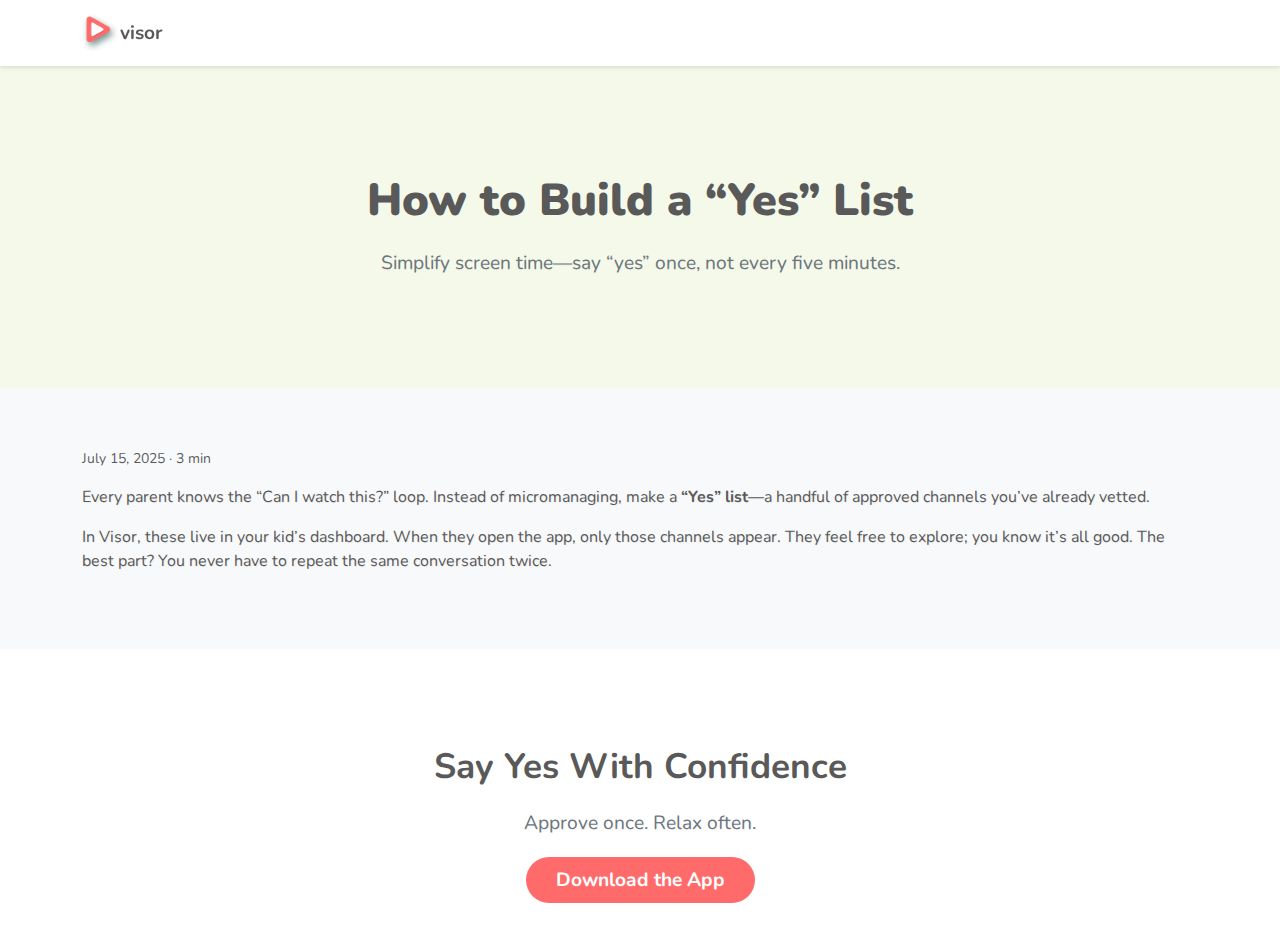
<file: blog-post-5.html>
<!DOCTYPE html>
<html lang="en">
<head>
  <meta charset="UTF-8" />
  <meta name="viewport" content="width=device-width, initial-scale=1.0" />
  <meta name="description" content="Turn YouTube into a positive space with a 'Yes' list of approved channels your kids can enjoy freely.">
  <title>How to Build a “Yes” List - Visor Blog</title>
  <link href="https://cdn.jsdelivr.net/npm/bootstrap@5.3.0-alpha3/dist/css/bootstrap.min.css" rel="stylesheet" />
  <link href="https://fonts.googleapis.com/css2?family=Nunito:wght@400;700&display=swap" rel="stylesheet" />
  <link rel="stylesheet" href="main.css" />
  <link rel="icon" href="assets/favicon.ico" type="image/x-icon" />
</head>
<body>
  <nav class="navbar navbar-expand-lg">
    <div class="container">
      <a class="navbar-brand d-flex align-items-center" href="https://gotvisor.com">
        <img src="assets/logo.webp?v=1" alt="Visor Logo" style="height: 40px;">
        <span class="app-name">visor</span>
      </a>
    </div>
  </nav>

  <header class="hero-section">
    <h1 class="mt-5">How to Build a “Yes” List</h1>
    <p class="hero-paragraph mx-auto">Simplify screen time—say “yes” once, not every five minutes.</p>
  </header>

  <section class="graybackground-section mb-5">
    <div class="container">
      <div class="text-muted small mb-3">July 15, 2025 · 3 min</div>
      <p>Every parent knows the “Can I watch this?” loop. Instead of micromanaging, make a <strong>“Yes” list</strong>—a handful of approved channels you’ve already vetted.</p>
      <p>In Visor, these live in your kid’s dashboard. When they open the app, only those channels appear. They feel free to explore; you know it’s all good. The best part? You never have to repeat the same conversation twice.</p>
    </div>
  </section>

  <section class="whitebackground-section py-5 text-center">
    <h2>Say Yes With Confidence</h2>
    <p class="hero-paragraph mx-auto mb-2">Approve once. Relax often.</p>
    <a href="https://apps.apple.com/app/id6744246412" class="cta-btn">Download the App</a>
  </section>
</body>
</html>
</file>
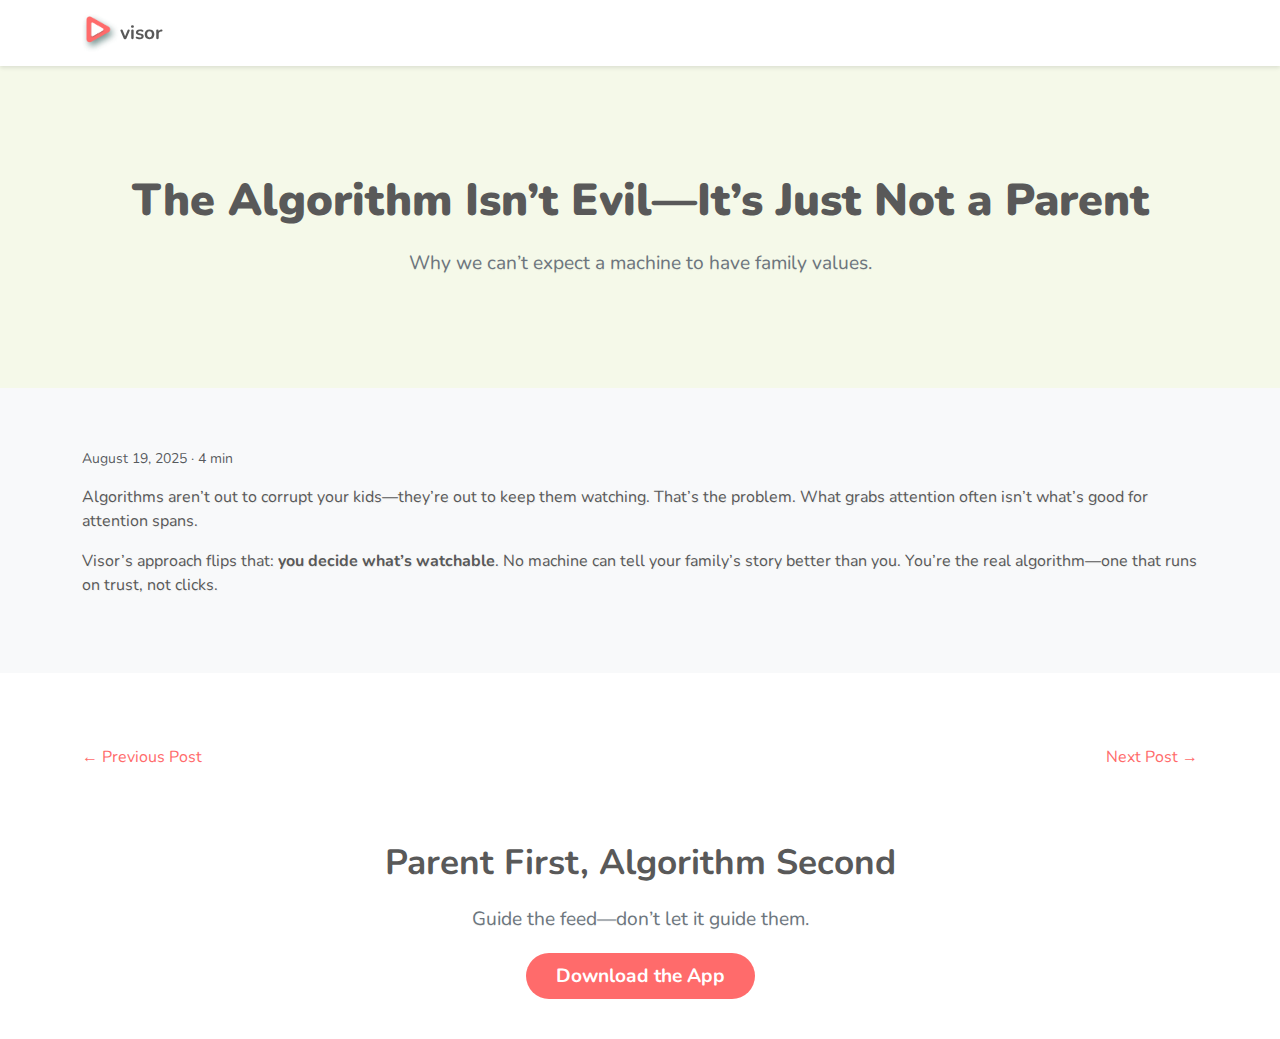
<file: blog-post-6.html>
<!DOCTYPE html>
<html lang="en">
<head>
  <meta charset="UTF-8" />
  <meta name="viewport" content="width=device-width, initial-scale=1.0" />
  <meta name="description" content="YouTube's algorithm isn’t evil—it’s just not a parent. Learn how to reclaim control over your family's recommendations.">
  <title>The Algorithm Isn’t Evil—It’s Just Not a Parent - Visor Blog</title>
  <link href="https://cdn.jsdelivr.net/npm/bootstrap@5.3.0-alpha3/dist/css/bootstrap.min.css" rel="stylesheet" />
  <link href="https://fonts.googleapis.com/css2?family=Nunito:wght@400;700&display=swap" rel="stylesheet" />
  <link rel="stylesheet" href="main.css" />
  <link rel="icon" href="assets/favicon.ico" type="image/x-icon" />
</head>
<body>
  <nav class="navbar navbar-expand-lg">
    <div class="container">
      <a class="navbar-brand d-flex align-items-center" href="https://gotvisor.com">
        <img src="assets/logo.webp?v=1" alt="Visor Logo" style="height: 40px;">
        <span class="app-name">visor</span>
      </a>
    </div>
  </nav>

  <header class="hero-section">
    <h1 class="mt-5">The Algorithm Isn’t Evil—It’s Just Not a Parent</h1>
    <p class="hero-paragraph mx-auto">Why we can’t expect a machine to have family values.</p>
  </header>

  <section class="graybackground-section mb-5">
    <div class="container">
      <div class="text-muted small mb-3">August 19, 2025 · 4 min</div>
      <p>Algorithms aren’t out to corrupt your kids—they’re out to keep them watching. That’s the problem. What grabs attention often isn’t what’s good for attention spans.</p>
      <p>Visor’s approach flips that: <strong>you decide what’s watchable</strong>. No machine can tell your family’s story better than you. You’re the real algorithm—one that runs on trust, not clicks.</p>
    </div>
  </section>

  <!-- Blog Navigation -->
  <section class="blog-nav-section py-4">
    <div class="container text-center">
      <div class="d-flex flex-column flex-md-row justify-content-between align-items-center">
        <a href="blog-post-5.html" class="blog-nav-link mb-3 mb-md-0">
          ← Previous Post
        </a>
        <a href="blog-post-7.html" class="blog-nav-link">
          Next Post →
        </a>
      </div>
    </div>
  </section>

  <section class="whitebackground-section py-5 text-center">
    <h2>Parent First, Algorithm Second</h2>
    <p class="hero-paragraph mx-auto mb-2">Guide the feed—don’t let it guide them.</p>
    <a href="https://apps.apple.com/app/id6744246412" class="cta-btn">Download the App</a>
  </section>
</body>
</html>
</file>
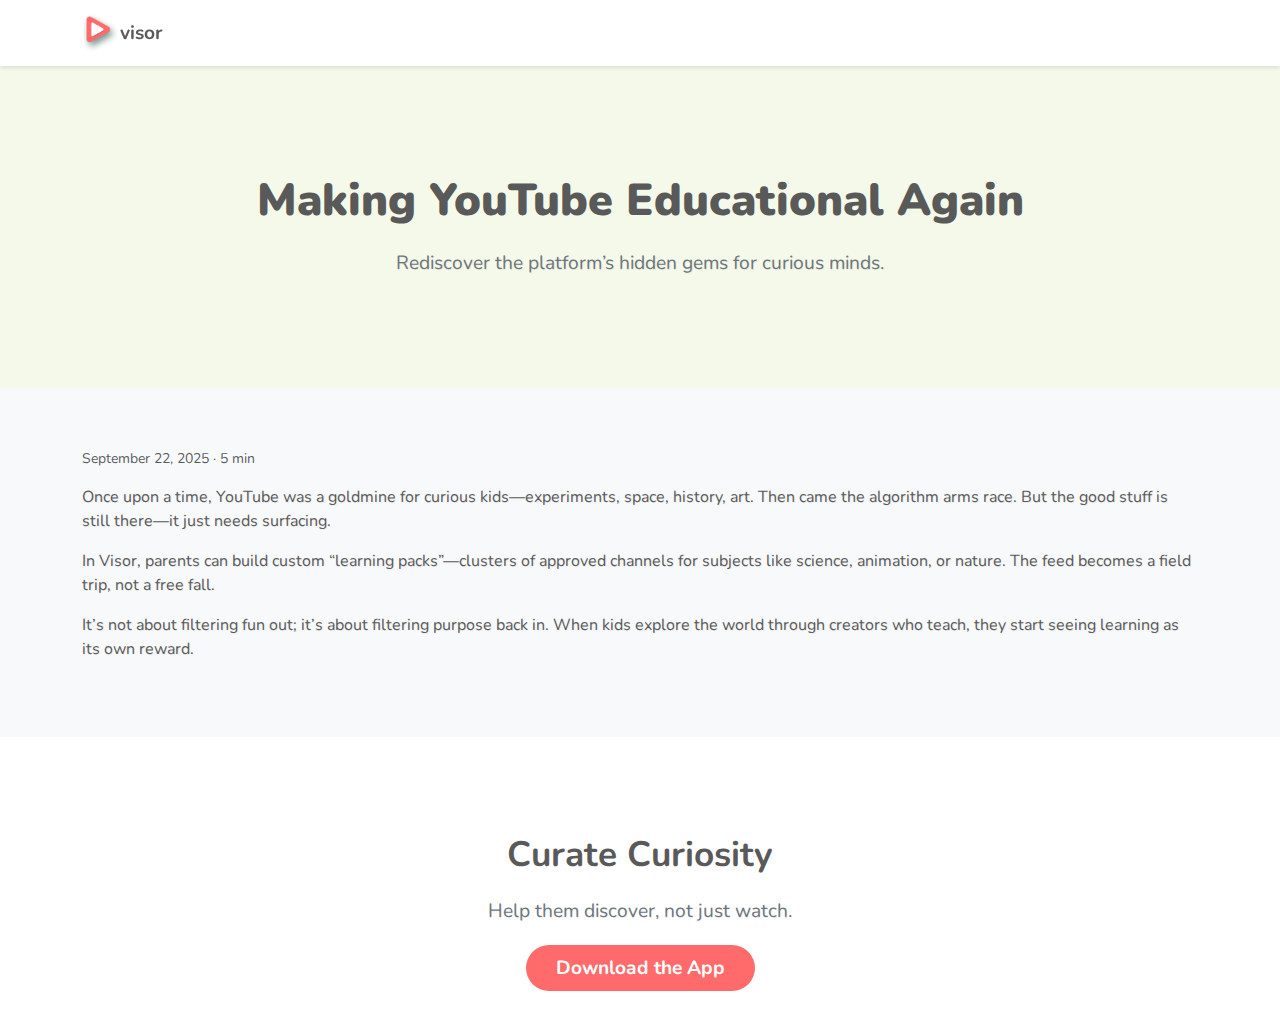
<file: blog-post-7.html>
<!DOCTYPE html>
<html lang="en">
<head>
  <meta charset="UTF-8" />
  <meta name="viewport" content="width=device-width, initial-scale=1.0" />
  <meta name="description" content="Turn YouTube back into a learning space with educational channels kids actually enjoy.">
  <title>Making YouTube Educational Again - Visor Blog</title>
  <link href="https://cdn.jsdelivr.net/npm/bootstrap@5.3.0-alpha3/dist/css/bootstrap.min.css" rel="stylesheet" />
  <link href="https://fonts.googleapis.com/css2?family=Nunito:wght@400;700&display=swap" rel="stylesheet" />
  <link rel="stylesheet" href="main.css" />
  <link rel="icon" href="assets/favicon.ico" type="image/x-icon" />
</head>
<body>
  <nav class="navbar navbar-expand-lg">
    <div class="container">
      <a class="navbar-brand d-flex align-items-center" href="https://gotvisor.com">
        <img src="assets/logo.webp?v=1" alt="Visor Logo" style="height: 40px;">
        <span class="app-name">visor</span>
      </a>
    </div>
  </nav>

  <header class="hero-section">
    <h1 class="mt-5">Making YouTube Educational Again</h1>
    <p class="hero-paragraph mx-auto">Rediscover the platform’s hidden gems for curious minds.</p>
  </header>

  <section class="graybackground-section mb-5">
    <div class="container">
      <div class="text-muted small mb-3">September 22, 2025 · 5 min</div>
      <p>Once upon a time, YouTube was a goldmine for curious kids—experiments, space, history, art. Then came the algorithm arms race. But the good stuff is still there—it just needs surfacing.</p>
      <p>In Visor, parents can build custom “learning packs”—clusters of approved channels for subjects like science, animation, or nature. The feed becomes a field trip, not a free fall.</p>
      <p>It’s not about filtering fun out; it’s about filtering purpose back in. When kids explore the world through creators who teach, they start seeing learning as its own reward.</p>
    </div>
  </section>

  <section class="whitebackground-section py-5 text-center">
    <h2>Curate Curiosity</h2>
    <p class="hero-paragraph mx-auto mb-2">Help them discover, not just watch.</p>
    <a href="https://apps.apple.com/app/id6744246412" class="cta-btn">Download the App</a>
  </section>
</body>
</html>
</file>
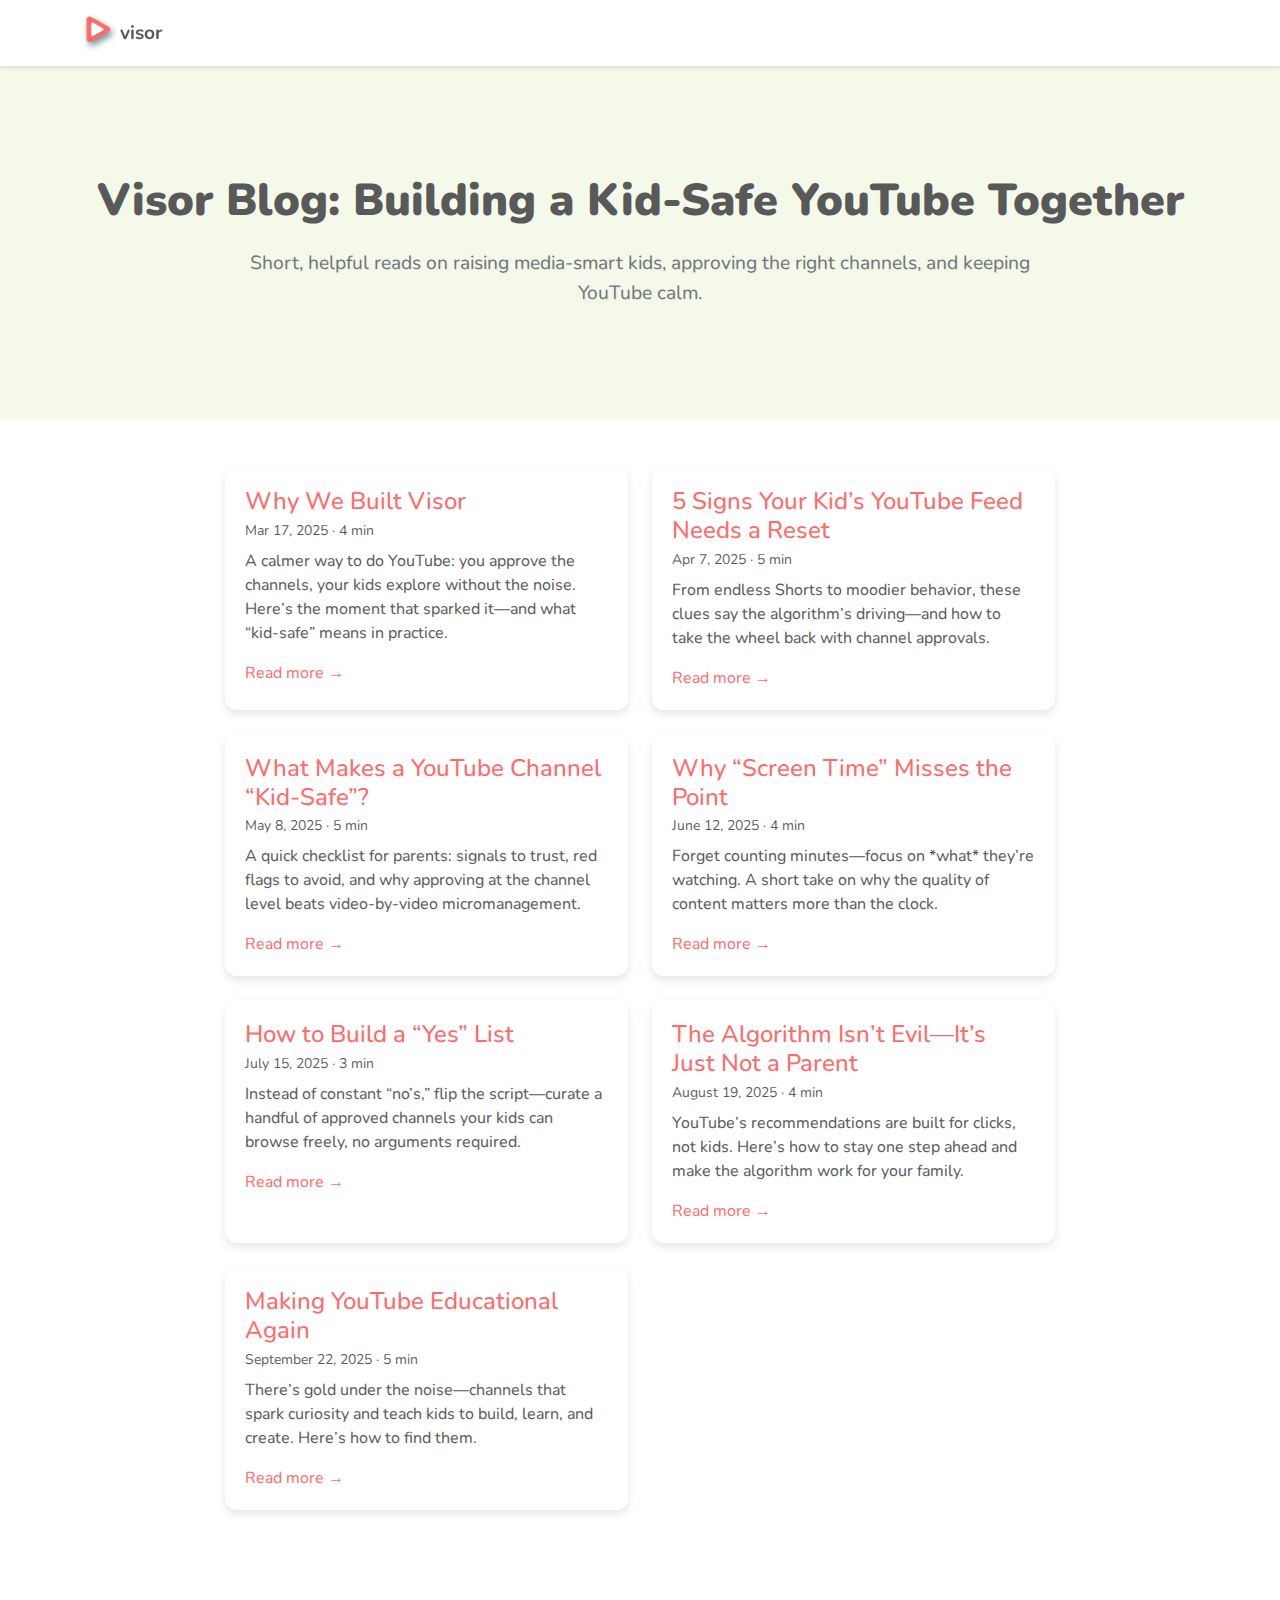
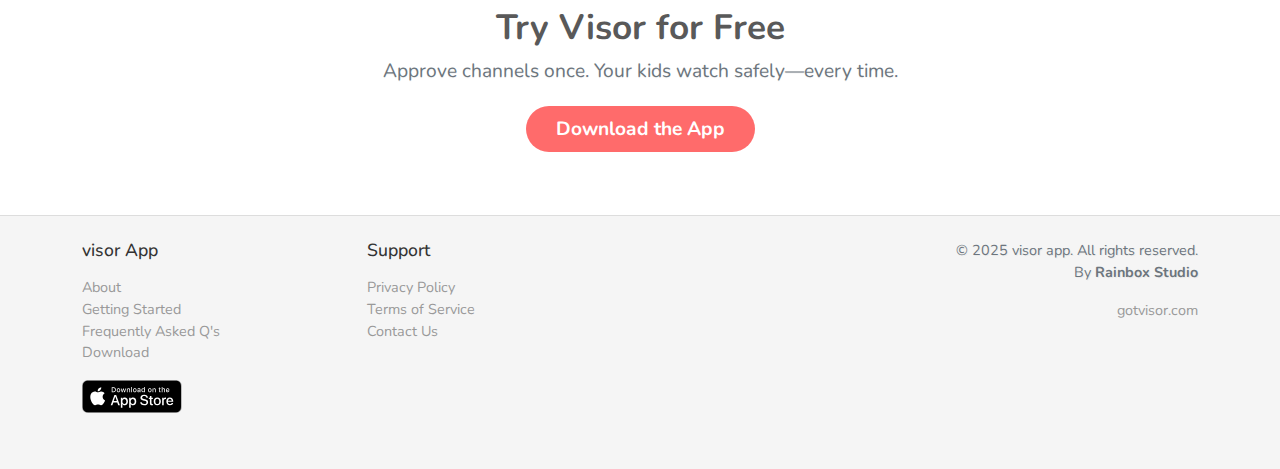
<file: blog.html>
<!DOCTYPE html>
<html lang="en">
<head>
  <meta charset="UTF-8" />
  <meta name="viewport" content="width=device-width, initial-scale=1.0" />
  <meta name="description" content="Explore the Visor Blog for practical parenting tips, screen-time balance, and stories on creating a kid-safe YouTube experience. Learn how Visor helps families curate and approve channels with confidence.">
  <meta name="keywords" content="Visor blog, kid safe YouTube, parental control app, approve channels, family digital wellbeing, screen time tips, YouTube for kids, parenting blog, safe viewing">
  <meta name="author" content="Visor App" />
  <title>Visor Blog: Safe YouTube, Screen-Time, and Family Tech Guides</title>
  <link href="https://cdn.jsdelivr.net/npm/bootstrap@5.3.0-alpha3/dist/css/bootstrap.min.css" rel="stylesheet" />
  <link href="https://fonts.googleapis.com/css2?family=Nunito:wght@400;700&display=swap" rel="stylesheet" />
  <link rel="stylesheet" href="main.css" />
  <link rel="icon" href="assets/favicon.ico" sizes="32x32" type="image/x-icon" />

  <!-- Google Analytics tag (gtag.js) -->
  <script>
    document.addEventListener('DOMContentLoaded', function () {
      fetch('/analytics.html')
        .then(r => r.text())
        .then(html => {
          const container = document.getElementById('analytics-container');
          if (container) container.innerHTML = html;
        });
    });
  </script>
</head>
<body>
  <!-- Navbar (matches Story.html) -->
  <nav class="navbar navbar-expand-lg">
    <div class="container">
      <a class="navbar-brand d-flex align-items-center" href="https://gotvisor.com">
        <img src="assets/logo.webp?v=1" alt="Visor Logo" style="height: 40px;" />
        <span class="app-name">visor</span>
      </a>
    </div>
  </nav>

  <!-- Header -->
  <header class="hero-section">
    <h1 class="mt-5">Visor Blog: Building a Kid-Safe YouTube Together</h1>
    <p class="hero-paragraph mx-auto">Short, helpful reads on raising media-smart kids, approving the right channels, and keeping YouTube calm.</p>
  </header>

  <!-- Posts list -->
  <div class="container col-md-10 col-lg-8 py-5">
    <div class="row g-4">
      <!-- Post 1 -->
      <div class="col-12 col-md-6">
        <div class="feature-card h-100">
          <h2 class="h4 mb-1"><a href="blog-post-1.html">Why We Built Visor</a></h2>
          <div class="text-muted small mb-2">Mar 17, 2025 · 4 min</div>
          <p class="mb-3">A calmer way to do YouTube: you approve the channels, your kids explore without the noise. Here’s the moment that sparked it—and what “kid-safe” means in practice.</p>
          <a href="blog-post-1.html">Read more →</a>
        </div>
      </div>

      <!-- Post 2 -->
      <div class="col-12 col-md-6">
        <div class="feature-card h-100">
          <h2 class="h4 mb-1"><a href="blog-post-2.html">5 Signs Your Kid’s YouTube Feed Needs a Reset</a></h2>
          <div class="text-muted small mb-2">Apr 7, 2025 · 5 min</div>
          <p class="mb-3">From endless Shorts to moodier behavior, these clues say the algorithm’s driving—and how to take the wheel back with channel approvals.</p>
          <a href="blog-post-2.html">Read more →</a>
        </div>
      </div>

      <!-- Post 3 -->
      <div class="col-12 col-md-6">
        <div class="feature-card h-100">
          <h2 class="h4 mb-1"><a href="blog-post-3.html">What Makes a YouTube Channel “Kid-Safe”?</a></h2>
          <div class="text-muted small mb-2">May 8, 2025 · 5 min</div>
          <p class="mb-3">A quick checklist for parents: signals to trust, red flags to avoid, and why approving at the channel level beats video-by-video micromanagement.</p>
          <a href="blog-post-3.html">Read more →</a>
        </div>
      </div>

      <!-- Post 4 -->
      <div class="col-12 col-md-6">
        <div class="feature-card h-100">
          <h2 class="h4 mb-1"><a href="blog-post-4.html">Why “Screen Time” Misses the Point</a></h2>
          <div class="text-muted small mb-2">June 12, 2025 · 4 min</div>
          <p class="mb-3">Forget counting minutes—focus on *what* they’re watching. A short take on why the quality of content matters more than the clock.</p>
          <a href="blog-post-4.html">Read more →</a>
        </div>
      </div>

      <!-- Post 5 -->
      <div class="col-12 col-md-6">
        <div class="feature-card h-100">
          <h2 class="h4 mb-1"><a href="blog-post-5.html">How to Build a “Yes” List</a></h2>
          <div class="text-muted small mb-2">July 15, 2025 · 3 min</div>
          <p class="mb-3">Instead of constant “no’s,” flip the script—curate a handful of approved channels your kids can browse freely, no arguments required.</p>
          <a href="blog-post-5.html">Read more →</a>
        </div>
      </div>

      <!-- Post 6 -->
      <div class="col-12 col-md-6">
        <div class="feature-card h-100">
          <h2 class="h4 mb-1"><a href="blog-post-6.html">The Algorithm Isn’t Evil—It’s Just Not a Parent</a></h2>
          <div class="text-muted small mb-2">August 19, 2025 · 4 min</div>
          <p class="mb-3">YouTube’s recommendations are built for clicks, not kids. Here’s how to stay one step ahead and make the algorithm work for your family.</p>
          <a href="blog-post-6.html">Read more →</a>
        </div>
      </div>

      <!-- Post 7 -->
      <div class="col-12 col-md-6">
        <div class="feature-card h-100">
          <h2 class="h4 mb-1"><a href="blog-post-7.html">Making YouTube Educational Again</a></h2>
          <div class="text-muted small mb-2">September 22, 2025 · 5 min</div>
          <p class="mb-3">There’s gold under the noise—channels that spark curiosity and teach kids to build, learn, and create. Here’s how to find them.</p>
          <a href="blog-post-7.html">Read more →</a>
        </div>
      </div>
    </div>
  </div>
  

  <!-- CTA -->
  <section class="whitebackground-section py-5" id="download">
    <div class="container text-center mb-4">
      <h2 class="mb-2">Try Visor for Free</h2>
      <p class="hero-paragraph mx-auto mb-2">Approve channels once. Your kids watch safely—every time.</p>
      <a href="https://apps.apple.com/app/id6744246412" class="cta-btn" data-location="blog_cta">Download the App</a>
    </div>
  </section>

  <!-- Footer -->
  <div id="footer-container"></div>
  <script>
    fetch('footer.html')
      .then(r => r.text())
      .then(html => { document.getElementById('footer-container').innerHTML = html; });
  </script>

  <div id="analytics-container"></div>

  <script src="https://cdn.jsdelivr.net/npm/bootstrap@5.3.0-alpha3/dist/js/bootstrap.bundle.min.js"></script>
</body>
</html>
</file>
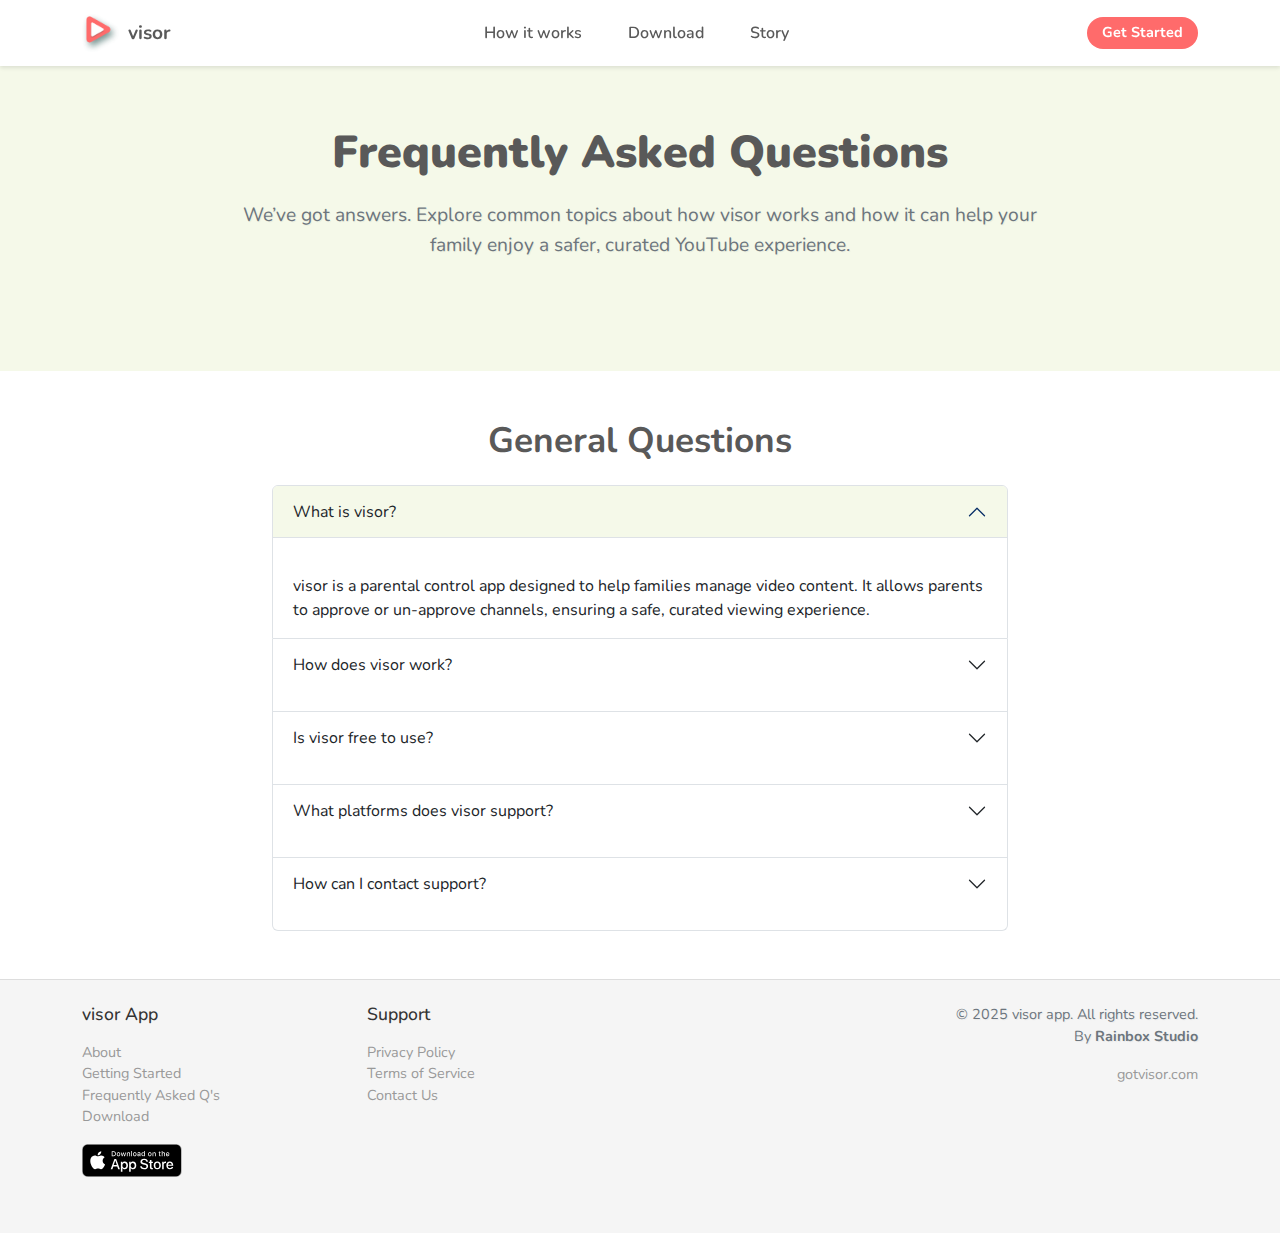
<file: faq.html>
<!DOCTYPE html>
<html lang="en">
<head>
    <meta charset="UTF-8">
    <meta name="viewport" content="width=device-width, initial-scale=1.0">
    <meta name="description" content="Find answers to common questions about visor. Discover how to make the most of our app.">
    <meta name="keywords" content="visor app FAQ, parental control YouTube app, safe viewing for families">
    <meta name="author" content="visor App">
    <title>FAQ - visor App</title>
    <link href="https://cdn.jsdelivr.net/npm/bootstrap@5.3.0-alpha3/dist/css/bootstrap.min.css" rel="stylesheet">
    <link href="https://fonts.googleapis.com/css2?family=Nunito:wght@400;700&display=swap" rel="stylesheet">
    <link rel="stylesheet" href="main.css">
    <link rel="icon" href="assets/favicon.ico" sizes="32x32" type="image/x-icon">
</head>
<body>
    <!-- Navbar -->
    <nav class="navbar navbar-expand-lg">
        <div class="container">
            <a class="navbar-brand d-flex align-items-center" href="index.html">
                <img src="assets/logo.png" alt="visor Logo" class="me-2" style="height: 40px;">
                <span class="app-name">visor</span>
            </a>
            <button class="navbar-toggler ms-auto d-lg-none" type="button" data-bs-toggle="collapse" data-bs-target="#navbarNav" aria-controls="navbarNav" aria-expanded="false" aria-label="Toggle navigation">
                <span class="navbar-toggler-icon"></span>
            </button>
            <div class="collapse navbar-collapse" id="navbarNav">
                <ul class="navbar-nav mx-auto">
                    <li class="nav-item"><a class="nav-link" href="/#features">How it works</a></li>
                    <li class="nav-item"><a class="nav-link" href="#">Download</a></li>
                    <li class="nav-item"><a class="nav-link" href="story.html">Story</a></li>
                </ul>
            </div>
            <a href="#" class="cta-btn-small d-none d-lg-block">Get Started</a>
        </div>
    </nav>

    <!-- Header Section -->
    <header class="hero-section">
        <h1>Frequently Asked Questions</h1>
        <p class="hero-paragraph">
            We’ve got answers. Explore common topics about how visor works and how it can help your family enjoy a safer, curated YouTube experience.
        </p>
    </header>

    <!-- FAQ Section -->
    <section class="whitebackground-section py-5">
        <div class="container">
            <div class="row justify-content-center">
                <div class="col-md-10 col-lg-8">
                    <h2 class="text-center mb-4">General Questions</h2>
                    <div class="accordion" id="faqAccordion">
                        <!-- FAQ Item 1 -->
                        <div class="accordion-item">
                            <h2 class="accordion-header" id="faqHeading1">
                                <button class="accordion-button" type="button" data-bs-toggle="collapse" data-bs-target="#faqCollapse1" aria-expanded="true" aria-controls="faqCollapse1">
                                    What is visor?
                                </button>
                            </h2>
                            <div id="faqCollapse1" class="accordion-collapse collapse show" aria-labelledby="faqHeading1">
                                <div class="accordion-body">
                                    visor is a parental control app designed to help families manage video content. It allows parents to approve or un-approve channels, ensuring a safe, curated viewing experience.
                                </div>
                            </div>
                        </div>
                        <!-- FAQ Item 2 -->
                        <div class="accordion-item">
                            <h2 class="accordion-header" id="faqHeading2">
                                <button class="accordion-button collapsed" type="button" data-bs-toggle="collapse" data-bs-target="#faqCollapse2" aria-expanded="false" aria-controls="faqCollapse2">
                                    How does visor work?
                                </button>
                            </h2>
                            <div id="faqCollapse2" class="accordion-collapse collapse" aria-labelledby="faqHeading2">
                                <div class="accordion-body">
                                    Parents create an account for their family. Family members have a separate viewer for watching approved channels. They can explore more content through their own profiles and request new channels for review.
                                </div>
                            </div>
                        </div>
                        <!-- FAQ Item 3 -->
                        <div class="accordion-item">
                            <h2 class="accordion-header" id="faqHeading3">
                                <button class="accordion-button collapsed" type="button" data-bs-toggle="collapse" data-bs-target="#faqCollapse3" aria-expanded="false" aria-controls="faqCollapse3">
                                    Is visor free to use?
                                </button>
                            </h2>
                            <div id="faqCollapse3" class="accordion-collapse collapse" aria-labelledby="faqHeading3">
                                <div class="accordion-body">
                                    You can try visor for free. Some premium features may require a subscription.</a>.
                                </div>
                            </div>
                        </div>
                        <!-- FAQ Item 4 -->
                        <div class="accordion-item">
                            <h2 class="accordion-header" id="faqHeading4">
                                <button class="accordion-button collapsed" type="button" data-bs-toggle="collapse" data-bs-target="#faqCollapse4" aria-expanded="false" aria-controls="faqCollapse4">
                                    What platforms does visor support?
                                </button>
                            </h2>
                            <div id="faqCollapse4" class="accordion-collapse collapse" aria-labelledby="faqHeading4">
                                <div class="accordion-body">
                                    visor is available on iOS devices and is optimized for family use. Support for Android is planned for future updates.
                                </div>
                            </div>
                        </div>
                        <!-- FAQ Item 5 -->
                        <div class="accordion-item">
                            <h2 class="accordion-header" id="faqHeading5">
                                <button class="accordion-button collapsed" type="button" data-bs-toggle="collapse" data-bs-target="#faqCollapse5" aria-expanded="false" aria-controls="faqCollapse5">
                                    How can I contact support?
                                </button>
                            </h2>
                            <div id="faqCollapse5" class="accordion-collapse collapse" aria-labelledby="faqHeading5">
                                <div class="accordion-body">
                                    You can reach the support team by emailing <a href="mailto:team@gotvisor.com" class="footer-link">team@gotvisor.com</a>. We’re here to help!
                                </div>
                            </div>
                        </div>
                    </div>
                </div>
            </div>
        </div>
    </section>

    <!-- Footer -->
    <div id="footer-container"></div>
    <script>
    fetch('footer.html')
      .then(response => response.text())
      .then(data => {
        document.getElementById('footer-container').innerHTML = data;
      });
    </script>

    <script src="https://cdn.jsdelivr.net/npm/bootstrap@5.3.0-alpha3/dist/js/bootstrap.bundle.min.js"></script>
</body>
</html>
</file>
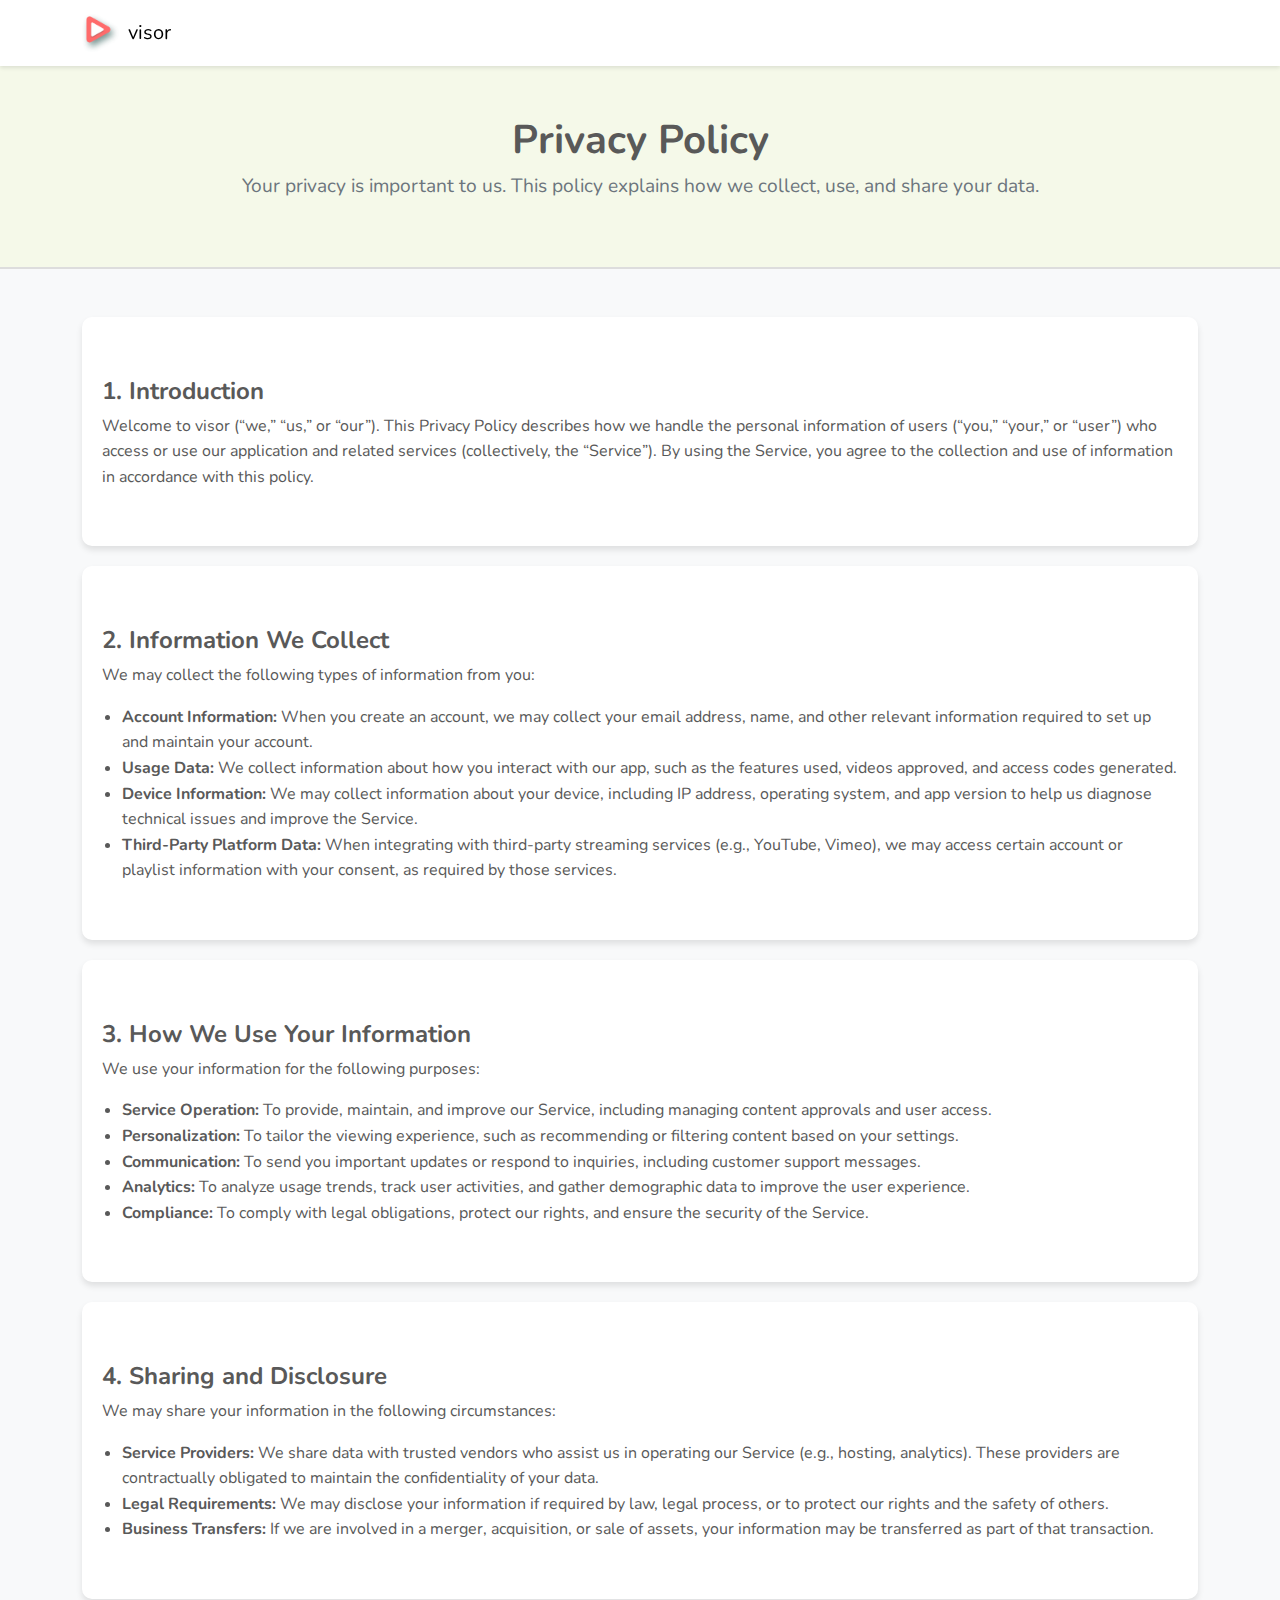
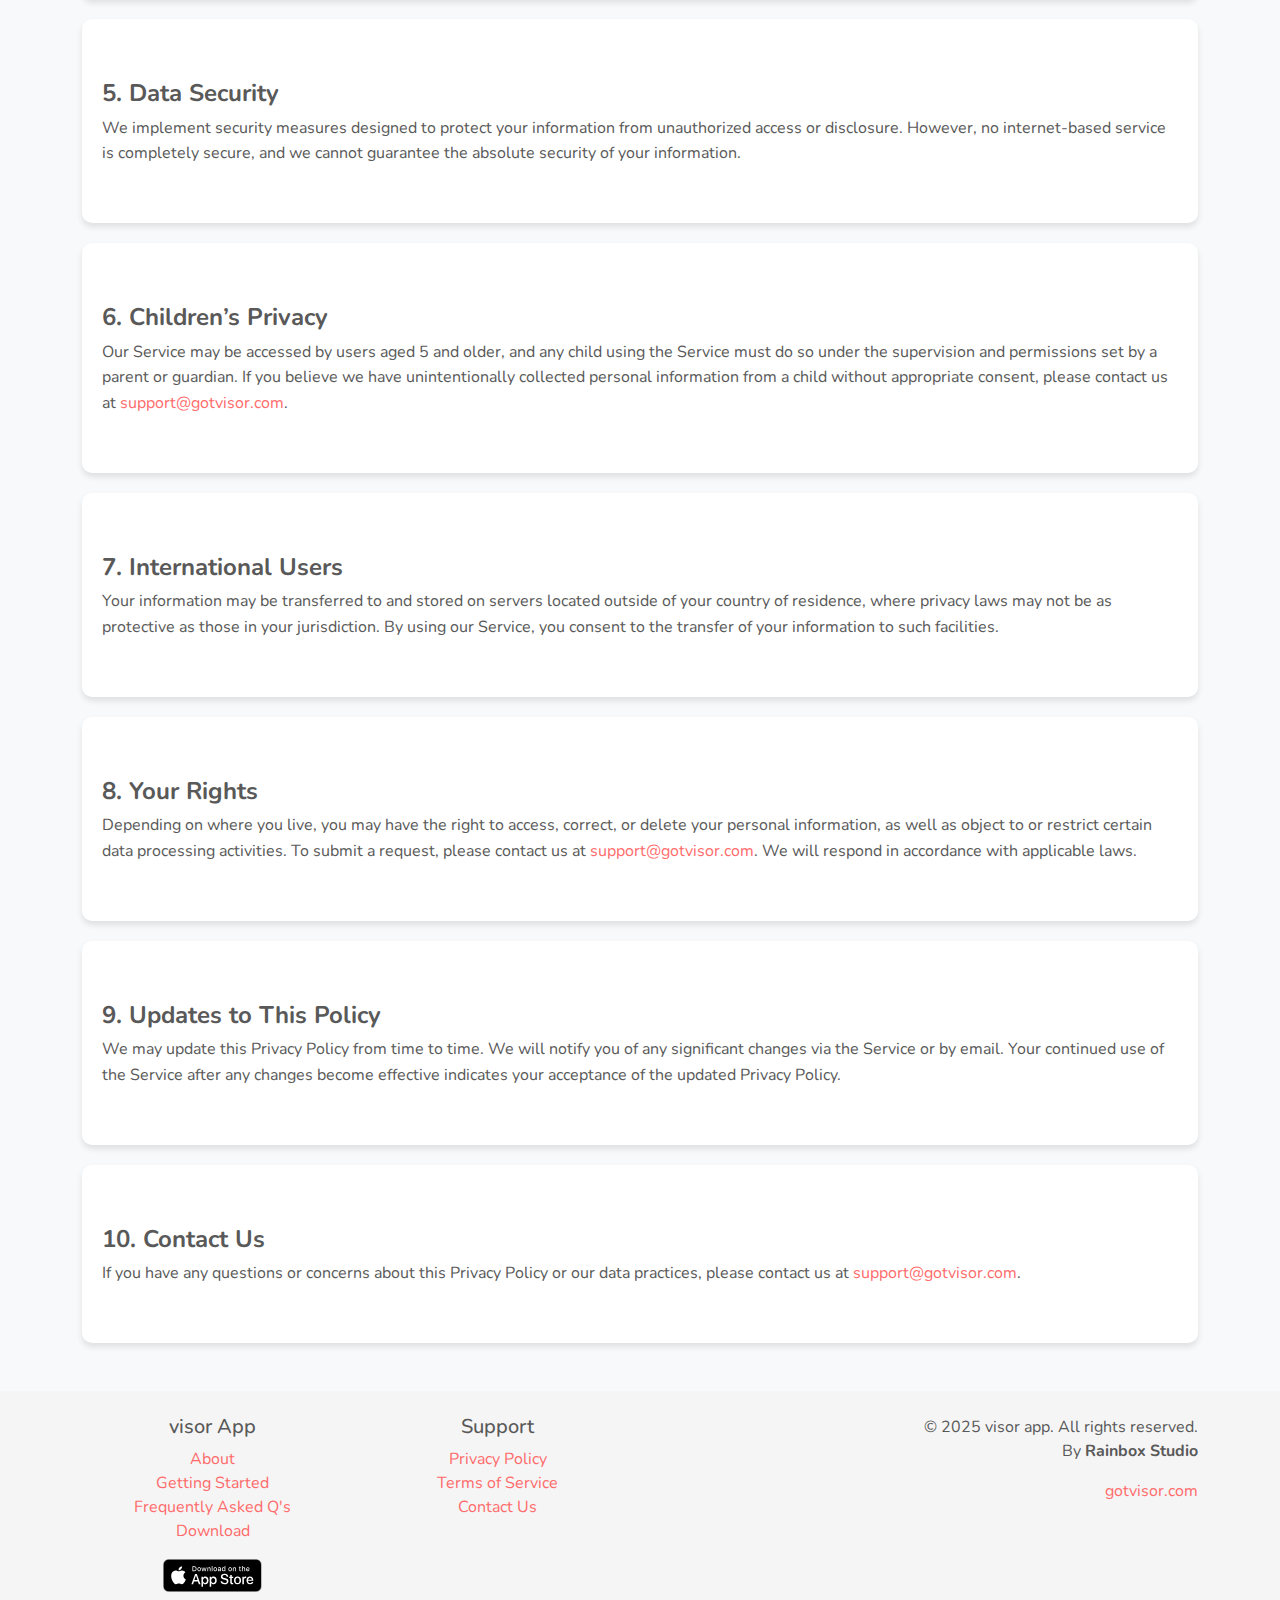
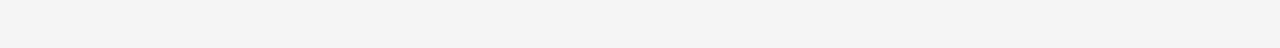
<file: privacy.html>
<!DOCTYPE html>
<html lang="en">
<head>
    <!-- Required meta tags -->
    <meta charset="utf-8">
    <meta name="viewport" content="width=device-width, initial-scale=1, shrink-to-fit=no">
    <meta name="description" content="visor App - Privacy Policy">
    <meta name="keywords" content="visor, privacy policy, safe content">
    
    <!-- Bootstrap CSS -->
    <link rel="stylesheet" href="https://cdn.jsdelivr.net/npm/bootstrap@5.3.0/dist/css/bootstrap.min.css">
    <link href="https://fonts.googleapis.com/css2?family=Nunito:wght@400;700&display=swap" rel="stylesheet">
    <link rel="icon" href="assets/favicon.ico" sizes="32x32" type="image/x-icon">

    <title>Privacy Policy</title>

    <style>
        body {
            font-family: 'Nunito', sans-serif; /* Matches landing page font */
            color: #595959;
            background-color: #F8F9FA;
        }

        a {
            color: #FF6B6B; /* Accent color */
            text-decoration: none; /* Remove underline */
        }
        a:hover {
            text-decoration: underline;
        }

        .navbar {
            position: sticky;
            top: 0;
            background-color: rgba(255, 255, 255, 0.9);
            box-shadow: 0 2px 4px rgba(0, 0, 0, 0.1);
            z-index: 1000;
        }

        .navbar .navbar-brand:hover {
            color: inherit !important; /* Keep the original color */
            background-color: transparent !important; /* No background change */
            text-decoration: none;
        }

        .terms-header {
            background-color: #F5F9E9;
            padding: 50px 20px;
            text-align: center;
            border-bottom: 2px solid #ddd;
        }

        .terms-header h1 {
            font-size: 2.5rem;
            font-weight: 700;
        }

        .terms-header p {
            font-size: 1.2rem;
            color: #6c757d;
        }

        .terms-section {
            padding: 40px 20px;
            background-color: white;
            border-radius: 10px;
            box-shadow: 0 4px 6px rgba(0, 0, 0, 0.1);
            margin-bottom: 20px;
        }

        .terms-section h2 {
            font-size: 1.5rem;
            font-weight: bold;
            margin-top: 20px;
        }

        .terms-section p, .terms-section ul {
            font-size: 1rem;
            line-height: 1.6;
        }

        .terms-section ul {
            padding-left: 20px;
            list-style-type: disc;
        }

        .footer {
            background-color: #F5F5F5; /* Light gray background */
            padding: 20px 0;
            text-align: center;
        }

        .footer a {
            text-decoration: none;
        }

        .footer a:hover {
            text-decoration: underline;
        }
    </style>
</head>
<body>
     
     <!-- Navbar -->
    <nav class="navbar navbar-expand-lg">
        <div class="container">
            <!-- Left-aligned brand -->
            <a class="navbar-brand d-flex align-items-center" href="https://gotvisor.com">
                <img src="assets/logo.png" alt="visor Logo" class="me-2" style="height: 40px;">
                <span class="app-name">visor</span>
            </a>
        </div>
    </nav>

    <!-- Header -->
    <header class="terms-header">
        <div class="container">
            <h1>Privacy Policy</h1>
            <p>Your privacy is important to us. This policy explains how we collect, use, and share your data.</p>
        </div>
    </header>

    <!-- Main Content -->
    <div class="container my-5">
        
        <!-- 1. Introduction -->
        <section class="terms-section">
            <h2>1. Introduction</h2>
            <p>Welcome to visor (“we,” “us,” or “our”). This Privacy Policy describes how we handle the personal information of users (“you,” “your,” or “user”) who access or use our application and related services (collectively, the “Service”). By using the Service, you agree to the collection and use of information in accordance with this policy.</p>
        </section>

        <!-- 2. Information We Collect -->
        <section class="terms-section">
            <h2>2. Information We Collect</h2>
            <p>We may collect the following types of information from you:</p>
            <ul>
                <li><strong>Account Information:</strong> When you create an account, we may collect your email address, name, and other relevant information required to set up and maintain your account.</li>
                <li><strong>Usage Data:</strong> We collect information about how you interact with our app, such as the features used, videos approved, and access codes generated.</li>
                <li><strong>Device Information:</strong> We may collect information about your device, including IP address, operating system, and app version to help us diagnose technical issues and improve the Service.</li>
                <li><strong>Third-Party Platform Data:</strong> When integrating with third-party streaming services (e.g., YouTube, Vimeo), we may access certain account or playlist information with your consent, as required by those services.</li>
            </ul>
        </section>

        <!-- 3. How We Use Your Information -->
        <section class="terms-section">
            <h2>3. How We Use Your Information</h2>
            <p>We use your information for the following purposes:</p>
            <ul>
                <li><strong>Service Operation:</strong> To provide, maintain, and improve our Service, including managing content approvals and user access.</li>
                <li><strong>Personalization:</strong> To tailor the viewing experience, such as recommending or filtering content based on your settings.</li>
                <li><strong>Communication:</strong> To send you important updates or respond to inquiries, including customer support messages.</li>
                <li><strong>Analytics:</strong> To analyze usage trends, track user activities, and gather demographic data to improve the user experience.</li>
                <li><strong>Compliance:</strong> To comply with legal obligations, protect our rights, and ensure the security of the Service.</li>
            </ul>
        </section>

        <!-- 4. Sharing and Disclosure -->
        <section class="terms-section">
            <h2>4. Sharing and Disclosure</h2>
            <p>We may share your information in the following circumstances:</p>
            <ul>
                <li><strong>Service Providers:</strong> We share data with trusted vendors who assist us in operating our Service (e.g., hosting, analytics). These providers are contractually obligated to maintain the confidentiality of your data.</li>
                <li><strong>Legal Requirements:</strong> We may disclose your information if required by law, legal process, or to protect our rights and the safety of others.</li>
                <li><strong>Business Transfers:</strong> If we are involved in a merger, acquisition, or sale of assets, your information may be transferred as part of that transaction.</li>
            </ul>
        </section>

        <!-- 5. Data Security -->
        <section class="terms-section">
            <h2>5. Data Security</h2>
            <p>We implement security measures designed to protect your information from unauthorized access or disclosure. However, no internet-based service is completely secure, and we cannot guarantee the absolute security of your information.</p>
        </section>

        <!-- 6. Children's Privacy -->
        <section class="terms-section">
            <h2>6. Children’s Privacy</h2>
            <p>Our Service may be accessed by users aged 5 and older, and any child using the Service must do so under the supervision and permissions set by a parent or guardian. If you believe we have unintentionally collected personal information from a child without appropriate consent, please contact us at <a href="mailto:support@gotvisor.com">support@gotvisor.com</a>.</p>
        </section>

        <!-- 7. International Users -->
        <section class="terms-section">
            <h2>7. International Users</h2>
            <p>Your information may be transferred to and stored on servers located outside of your country of residence, where privacy laws may not be as protective as those in your jurisdiction. By using our Service, you consent to the transfer of your information to such facilities.</p>
        </section>

        <!-- 8. Your Rights -->
        <section class="terms-section">
            <h2>8. Your Rights</h2>
            <p>Depending on where you live, you may have the right to access, correct, or delete your personal information, as well as object to or restrict certain data processing activities. To submit a request, please contact us at <a href="mailto:support@gotvisor.com">support@gotvisor.com</a>. We will respond in accordance with applicable laws.</p>
        </section>

        <!-- 9. Updates to This Policy -->
        <section class="terms-section">
            <h2>9. Updates to This Policy</h2>
            <p>We may update this Privacy Policy from time to time. We will notify you of any significant changes via the Service or by email. Your continued use of the Service after any changes become effective indicates your acceptance of the updated Privacy Policy.</p>
        </section>

        <!-- 10. Contact Us -->
        <section class="terms-section">
            <h2>10. Contact Us</h2>
            <p>If you have any questions or concerns about this Privacy Policy or our data practices, please contact us at <a href="mailto:support@gotvisor.com">support@gotvisor.com</a>.</p>
        </section>
        
    </div>

    <!-- Footer -->
    <div id="footer-container"></div>
    <script>
    fetch('footer.html')
      .then(response => response.text())
      .then(data => {
        document.getElementById('footer-container').innerHTML = data;
      });
    </script>

    <!-- Bootstrap JS -->
    <script src="https://cdn.jsdelivr.net/npm/bootstrap@5.3.0/dist/js/bootstrap.bundle.min.js"></script>
</body>
</html>
</file>
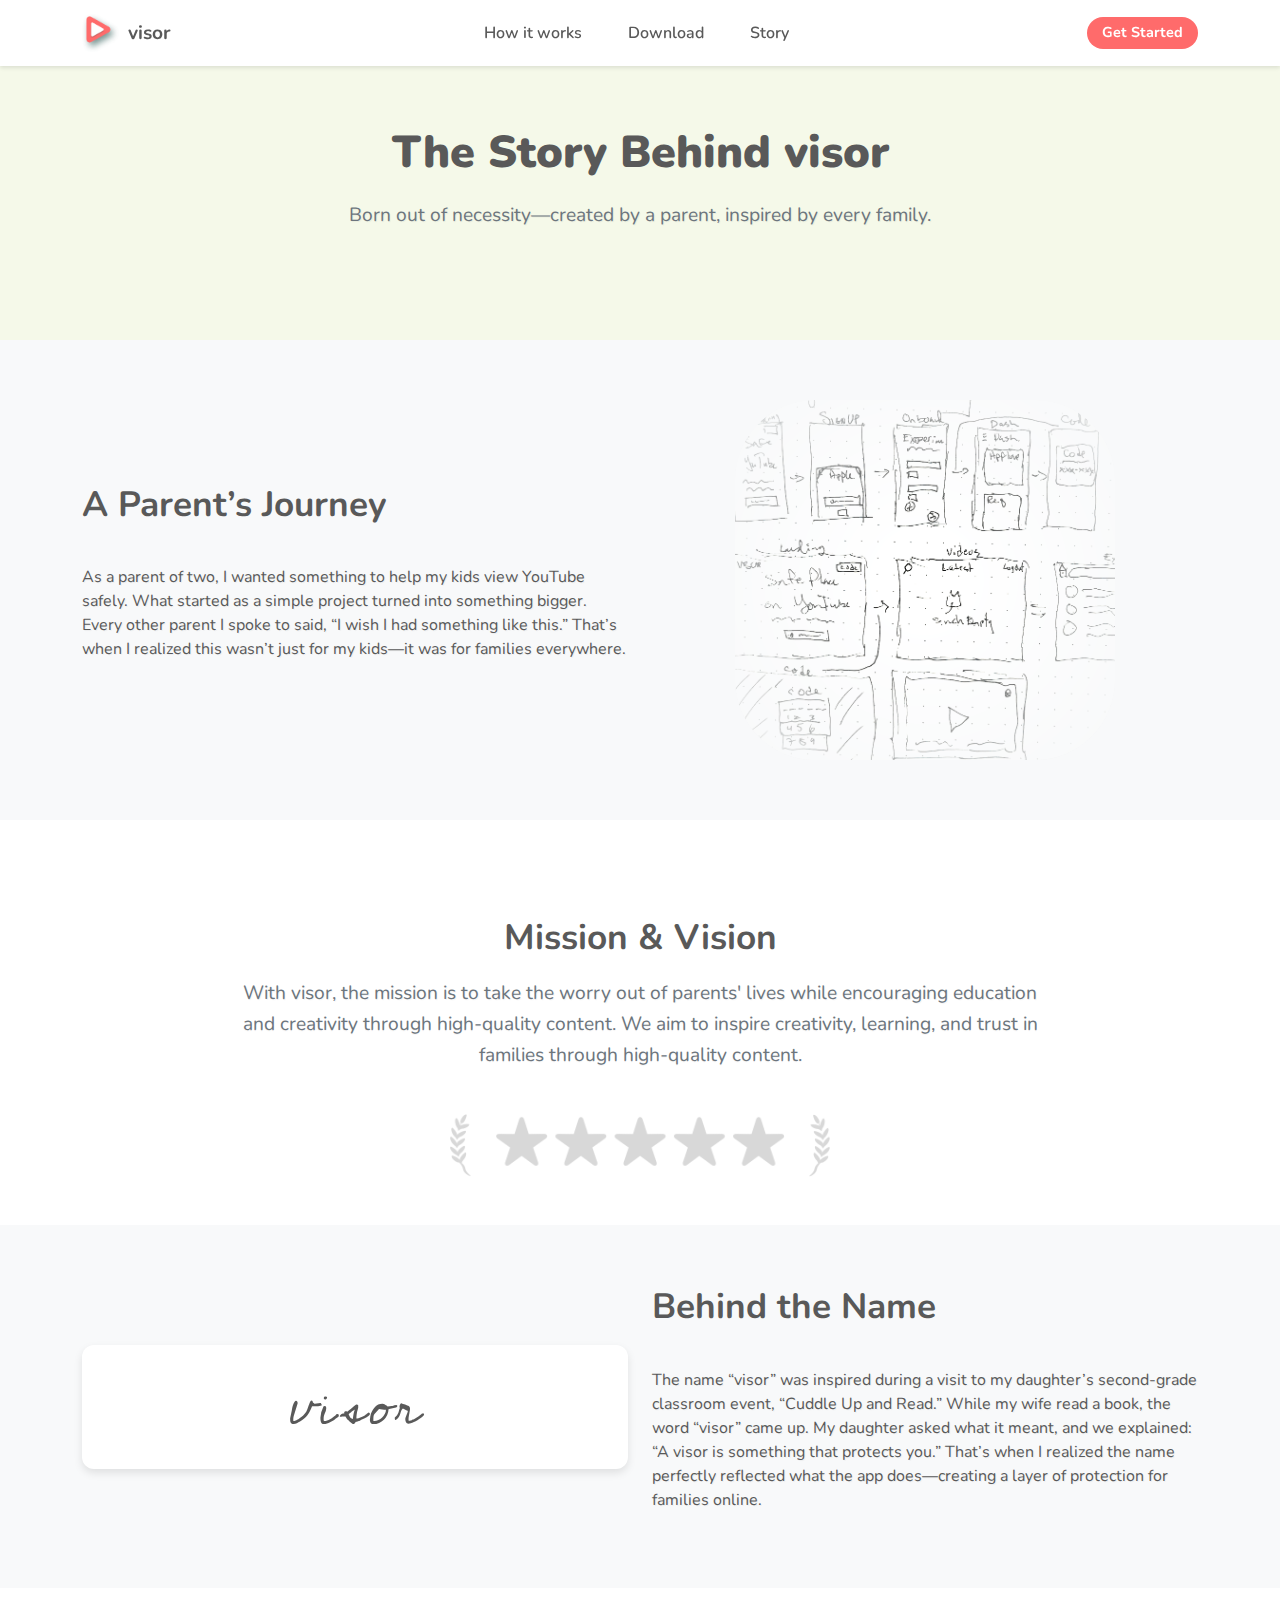
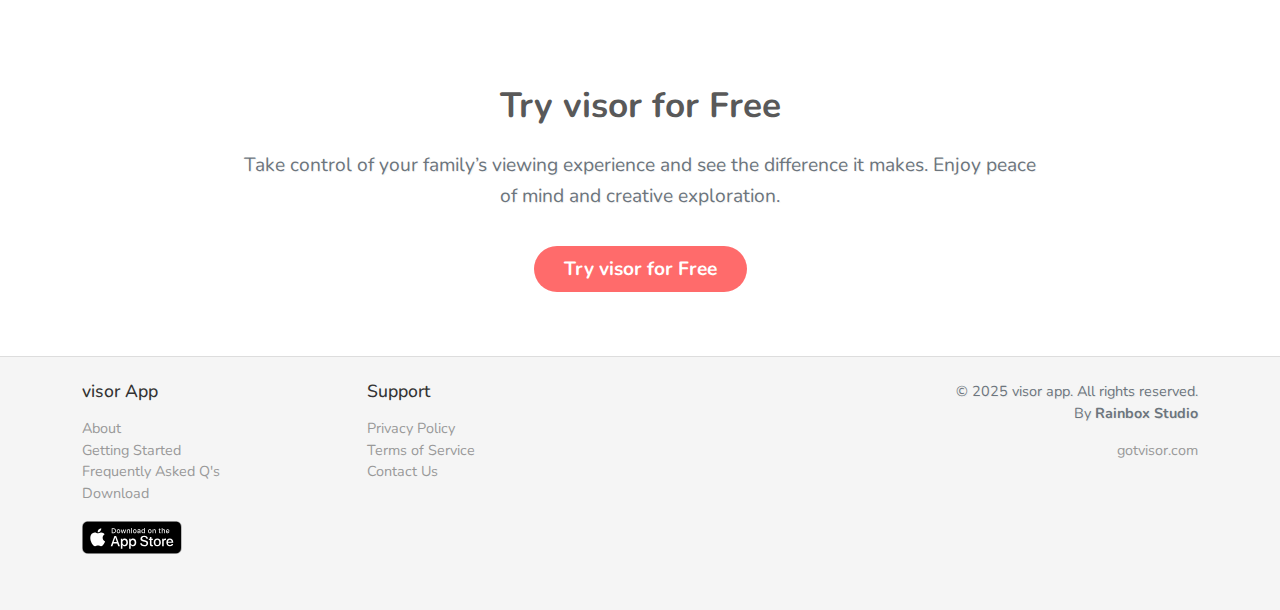
<file: story.html>
<!DOCTYPE html>
<html lang="en">
<head>
    <meta charset="UTF-8">
    <meta name="viewport" content="width=device-width, initial-scale=1.0">
    <meta name="description" content="Discover the journey and mission behind visor. Built by parents, for families.">
    <meta name="keywords" content="visor app story, parental control YouTube app, safe viewing for families">
    <meta name="author" content="visor App">
    <title>Our Story - visor App</title>
    <link href="https://cdn.jsdelivr.net/npm/bootstrap@5.3.0-alpha3/dist/css/bootstrap.min.css" rel="stylesheet">
    <link href="https://fonts.googleapis.com/css2?family=Nunito:wght@400;700&display=swap" rel="stylesheet">
    <link rel="preconnect" href="https://fonts.googleapis.com">
    <link rel="preconnect" href="https://fonts.gstatic.com" crossorigin>
    <link href="https://fonts.googleapis.com/css2?family=Cedarville+Cursive&display=swap" rel="stylesheet">
    <link rel="stylesheet" href="main.css">
    <link rel="icon" href="assets/favicon.ico" sizes="32x32" type="image/x-icon">
</head>
<body>
    <!-- Navbar -->
    <nav class="navbar navbar-expand-lg">
        <div class="container">
            <a class="navbar-brand d-flex align-items-center" href="index.html">
                <img src="assets/logo.png" alt="visor Logo" class="me-2" style="height: 40px;">
                <span class="app-name">visor</span>
            </a>
            <button class="navbar-toggler ms-auto d-lg-none" type="button" data-bs-toggle="collapse" data-bs-target="#navbarNav" aria-controls="navbarNav" aria-expanded="false" aria-label="Toggle navigation">
                <span class="navbar-toggler-icon"></span>
            </button>
            <div class="collapse navbar-collapse" id="navbarNav">
                <ul class="navbar-nav mx-auto">
                    <li class="nav-item"><a class="nav-link" href="/#features">How it works</a></li>
                    <li class="nav-item"><a class="nav-link" href="#">Download</a></li>
                    <li class="nav-item"><a class="nav-link active" href="story.html">Story</a></li>
                </ul>
            </div>
            <a href="#" class="cta-btn-small d-none d-lg-block">Get Started</a>
        </div>
    </nav>

    <!-- Header Section -->
    <header class="hero-section">
        <h1>The Story Behind visor</h1>
        <p class="hero-paragraph">
            Born out of necessity&mdash;created by a parent, inspired by every family.
        </p>
    </header>

    <!-- Section 1: A Parent’s Journey -->
    <section class="graybackground-section mb-5">
        <div class="container">
            <div class="row align-items-center">
                <div class="col-md-6">
                    <h2>A Parent’s Journey</h2>
                    <p>
                        As a parent of two, I wanted something to help my kids view YouTube safely. What started as a simple
                        project turned into something bigger. Every other parent I spoke to said, “I wish I had something like this.” That’s when I realized this wasn’t just for my kids—it was for families everywhere.
                    </p>
                </div>
                <div class="col-md-6 text-center">
                    <img src="assets/early-sketch.png" alt="Early sketch of the app" class="img-fluid rounded shadow early-sketch" style="width: 380px">
                </div>
            </div>
        </div>
    </section>

    <!-- Section 2: Mission & Vision -->
    <section class="whitebackground-section py-5">
        <div class="container text-center">
            <h2>Mission & Vision</h2>
            <p class="hero-paragraph">
                With visor, the mission is to take the worry out of parents' lives while encouraging education and creativity through high-quality content. We aim to inspire creativity, learning, and trust in families through high-quality content.
            </p>
            <img src="assets/stars.png" alt="Cstars and olive branches" class="img-fluid mt-4" style="width: 380px">
        </div>
    </section>

    <!-- Section 3: Behind the Name -->
    <section class="graybackground-section mb-5">
        <div class="container">
            <div class="row align-items-center">
                <!-- Word "visor" letter-by-letter animation -->
                <div class="col-md-6 text-center">
                    <!-- Word "visor" letter-by-letter animation -->
                    <div class="feature-card">
                        <div class="cursive-word">
                            <span class="cursive-letter">v</span>
                            <span class="cursive-letter">i</span>
                            <span class="cursive-letter">s</span>
                            <span class="cursive-letter">o</span>
                            <span class="cursive-letter">r</span>
                        </div>
                    </div>
                </div>
                <div class="col-md-6">
                    <h2>Behind the Name</h2>
                    <p>
                        The name “visor” was inspired during a visit to my daughter’s second-grade classroom event, “Cuddle Up and Read.” While my wife read a book, the word “visor” came up. My daughter asked what it meant, and we explained: “A visor is something that protects you.” That’s when I realized the name perfectly reflected what the app does—creating a layer of protection for families online.
                    </p>
                </div>
            </div>
        </div>
    </section>

    <!-- Section 4: Call to Action -->
    <section class="whitebackground-section py-5" id="download">
        <div class="container text-center mb-4">
            <h2 class="mb-4">Try visor for Free</h2>
            <p class="hero-paragraph mx-auto mb-4">
                 Take control of your family’s viewing experience and see the difference it makes. Enjoy peace of mind and creative exploration.
            </p>
            <a href="#" class="cta-btn">Try visor for Free</a>
        </div>
    </section>

    <!-- Footer -->
    <div id="footer-container"></div>
    <script>
    fetch('footer.html')
      .then(response => response.text())
      .then(data => {
        document.getElementById('footer-container').innerHTML = data;
      });
    </script>

    <script src="https://cdn.jsdelivr.net/npm/bootstrap@5.3.0-alpha3/dist/js/bootstrap.bundle.min.js"></script>
</body>
</html>
</file>
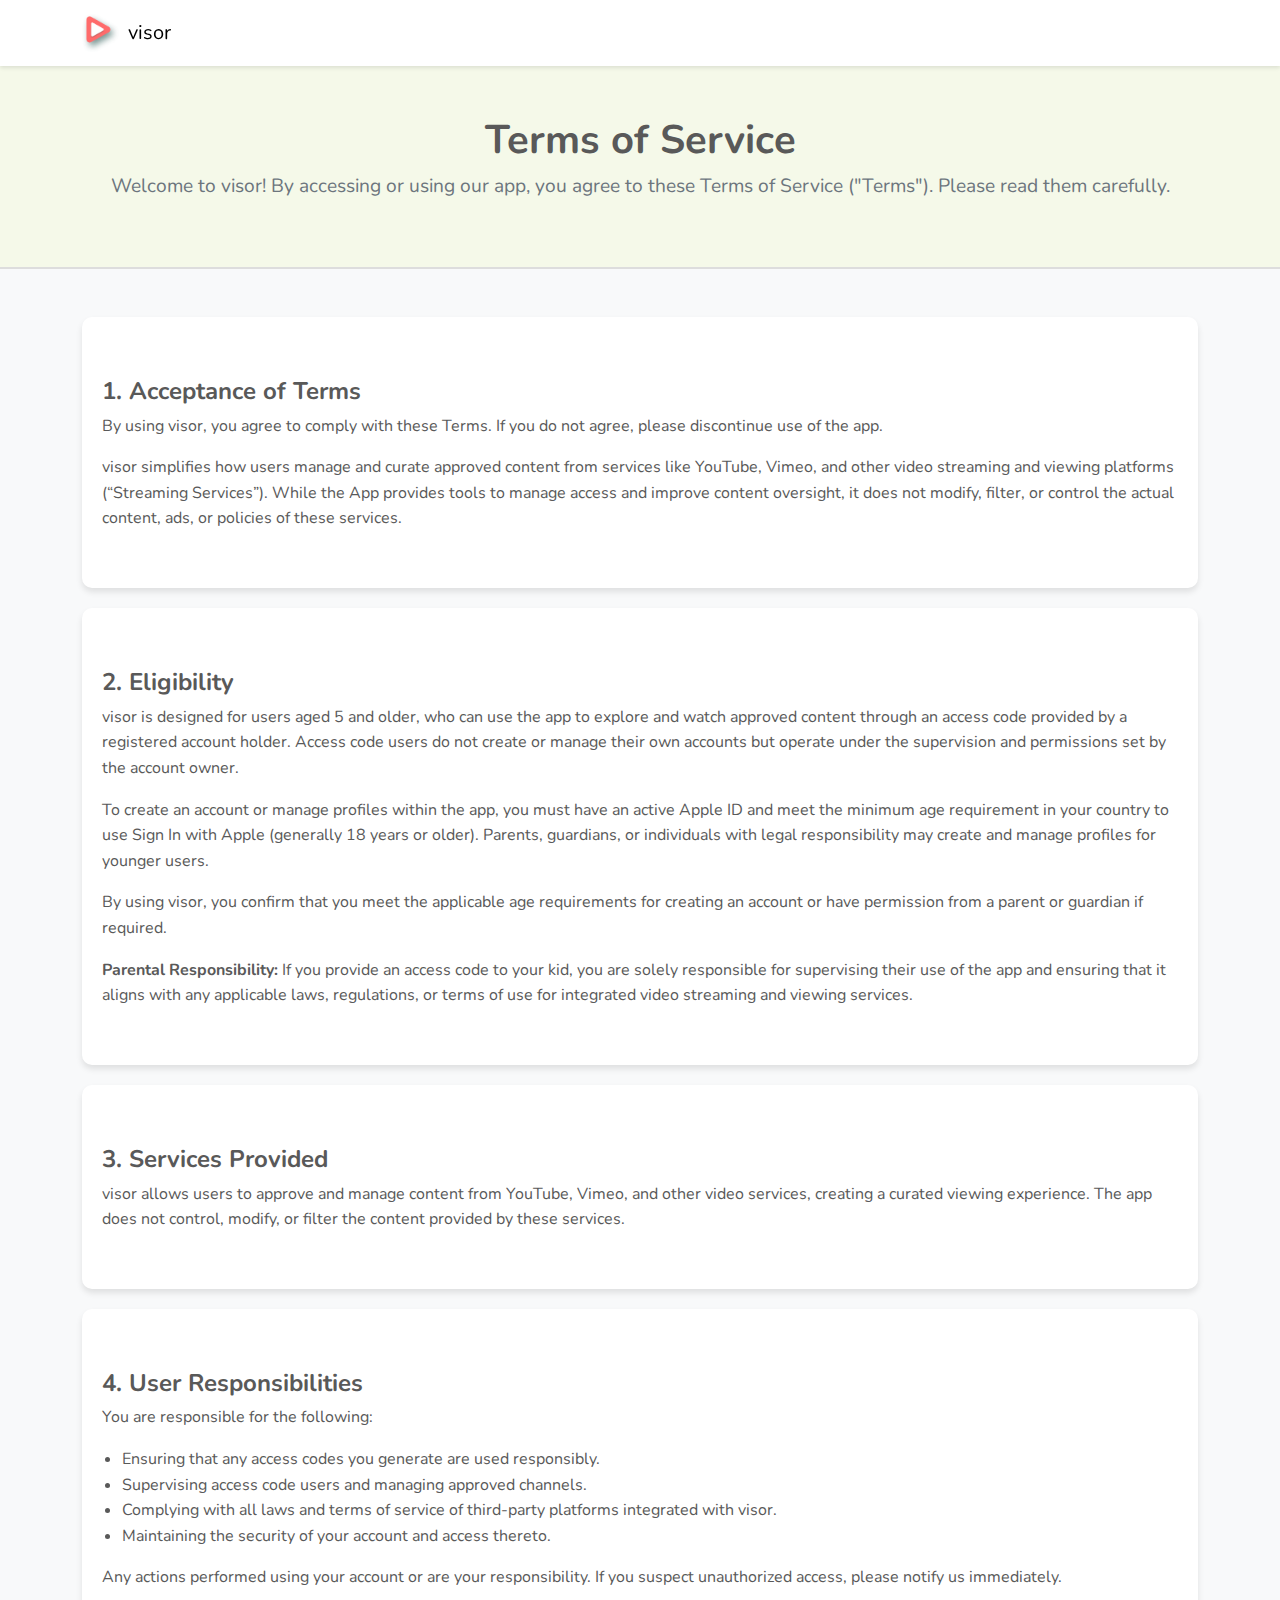
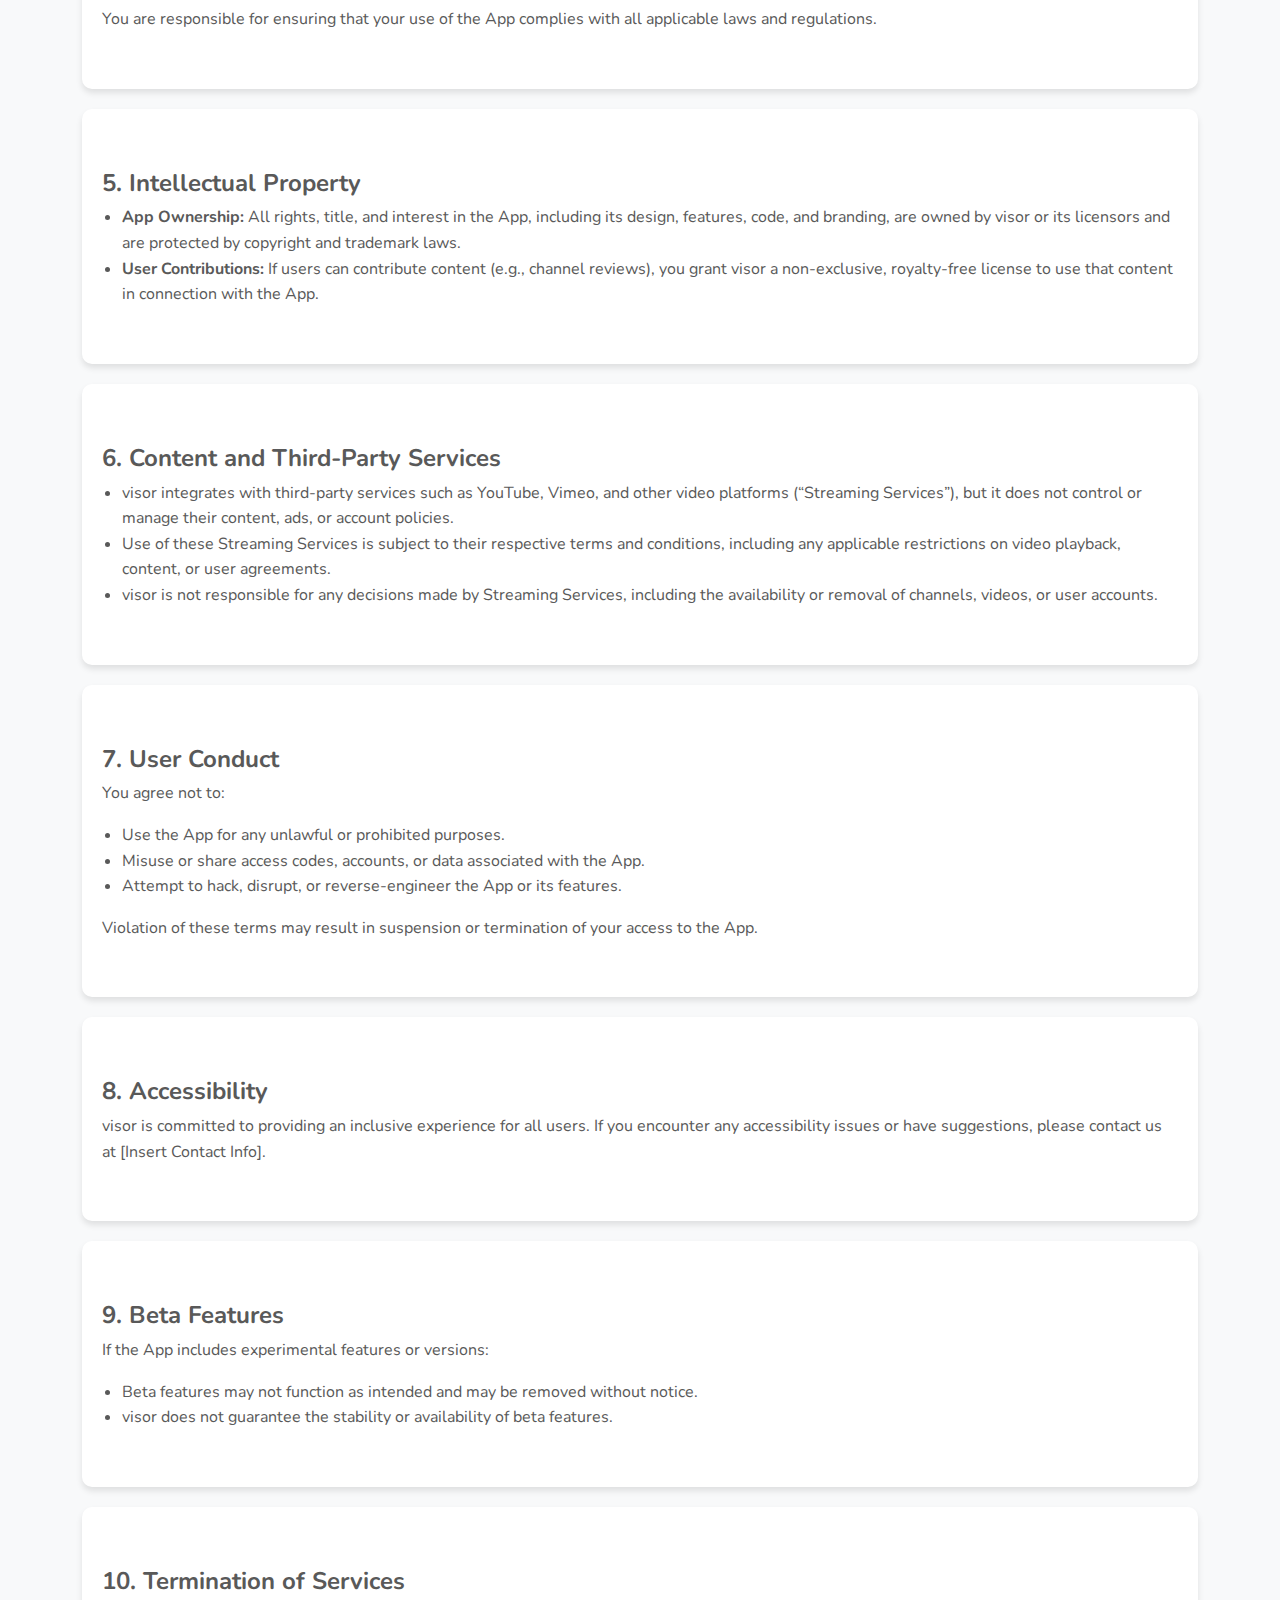
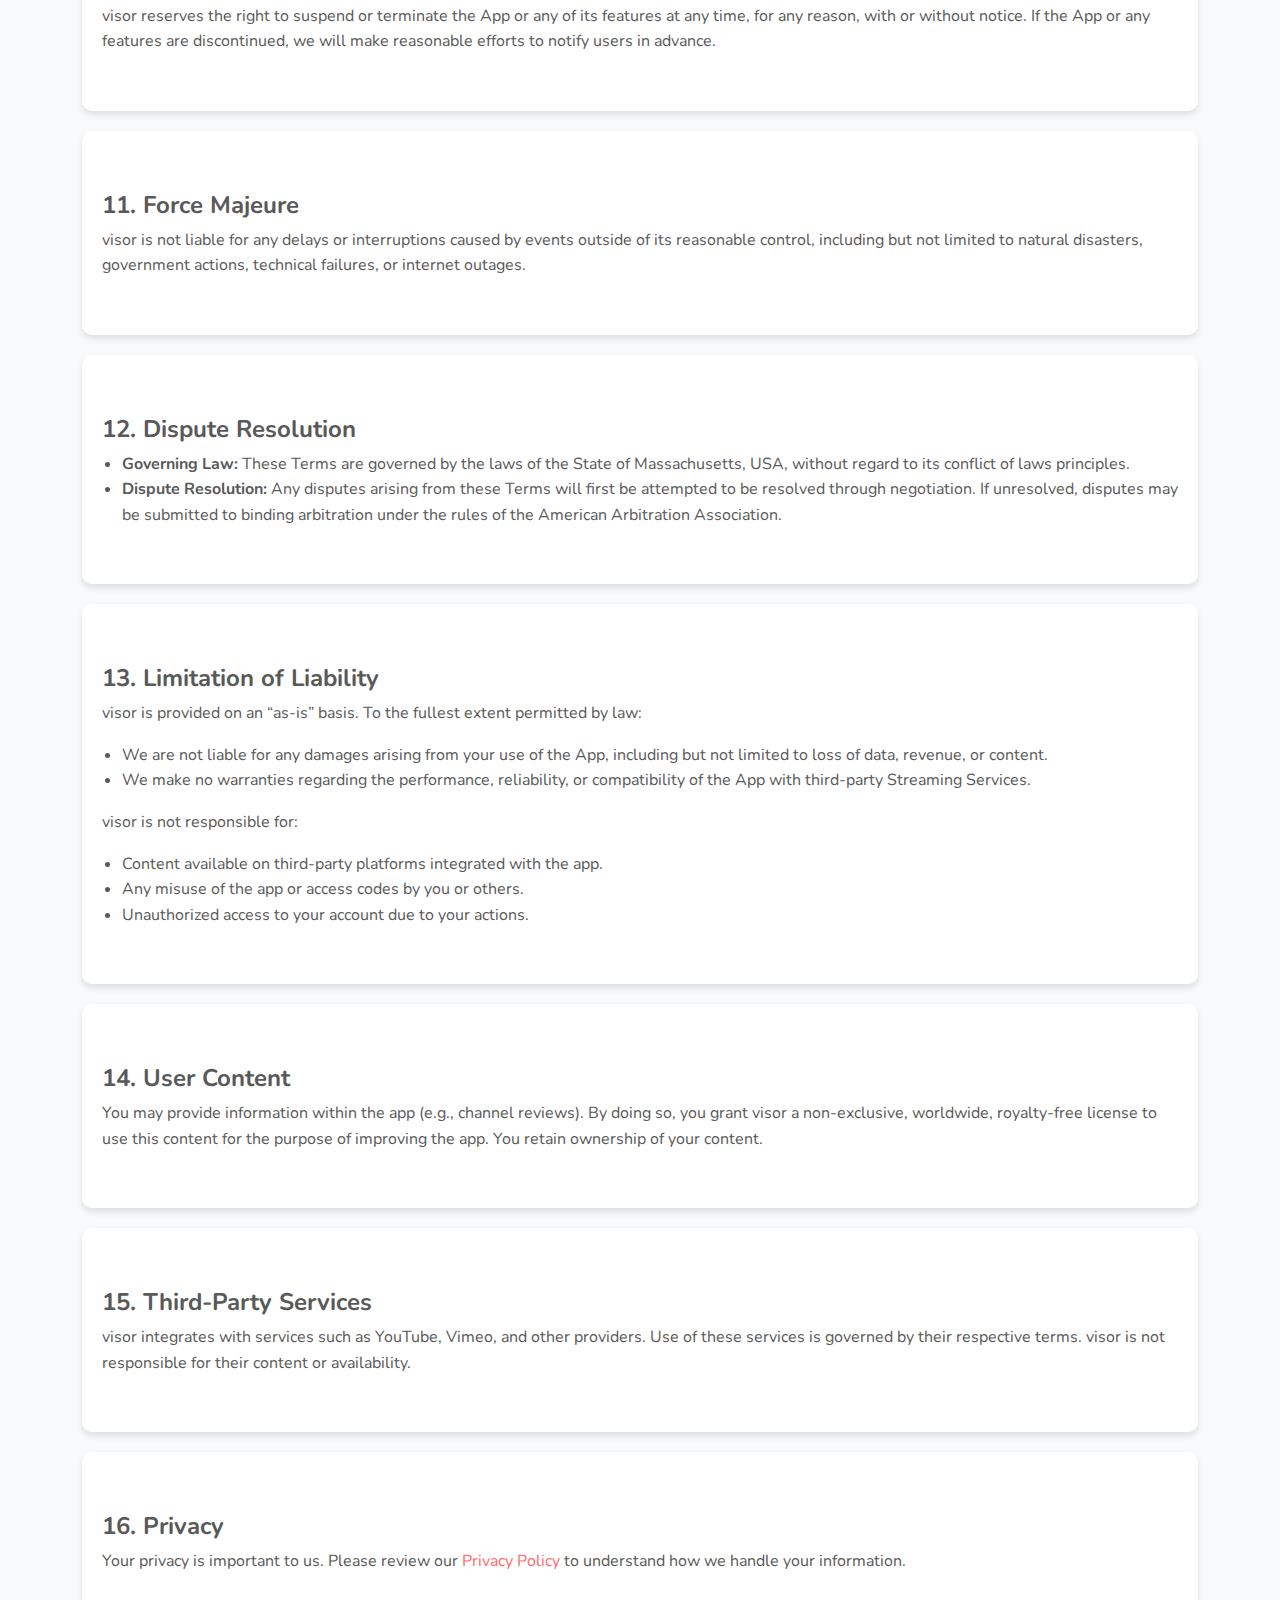
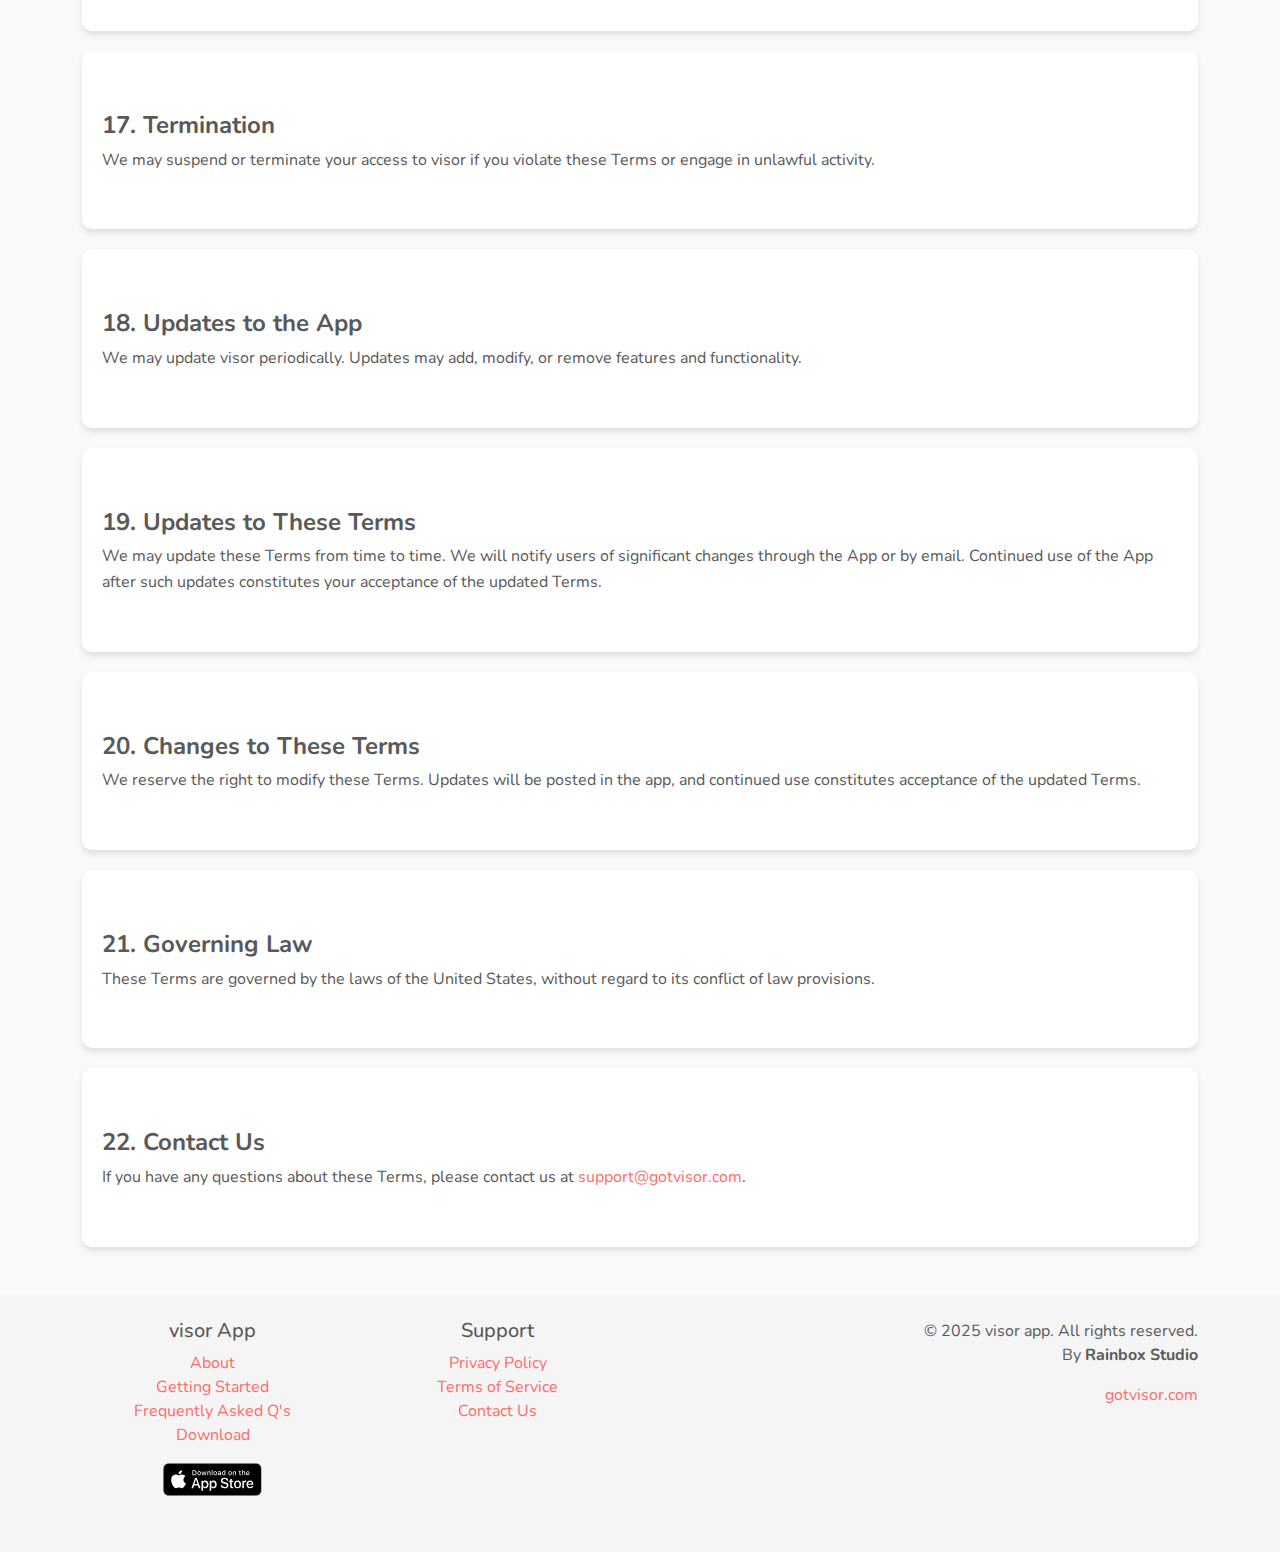
<file: terms.html>
<!DOCTYPE html>
<html lang="en">
<head>
    <!-- Required meta tags -->
    <meta charset="utf-8">
    <meta name="viewport" content="width=device-width, initial-scale=1, shrink-to-fit=no">
    <meta name="description" content="visor App - Terms of Service">
    <meta name="keywords" content="visor, terms of service, safe content">
    
    <!-- Bootstrap CSS -->
    <link rel="stylesheet" href="https://cdn.jsdelivr.net/npm/bootstrap@5.3.0/dist/css/bootstrap.min.css">
    <link href="https://fonts.googleapis.com/css2?family=Nunito:wght@400;700&display=swap" rel="stylesheet">
    <link rel="icon" href="assets/favicon.ico" sizes="32x32" type="image/x-icon">

    <title>Terms of Service</title>

    <style>
        body {
            font-family: 'Nunito', sans-serif; /* Matches landing page font */
            color: #595959;
            background-color: #F8F9FA;
        }

        a {
            color: #FF6B6B; /* Accent color */
            text-decoration: none; /* Remove underline */
        }
        a:hover {
            text-decoration: underline;
        }

        .navbar {
            position: sticky;
            top: 0;
            background-color: rgba(255, 255, 255, 0.9);
            box-shadow: 0 2px 4px rgba(0, 0, 0, 0.1);
            z-index: 1000;
        }

        .navbar .navbar-brand:hover {
            color: inherit !important; /* Keep the original color */
            background-color: transparent !important; /* No background change */
            text-decoration: none;
        }

        .terms-header {
            background-color: #F5F9E9;
            padding: 50px 20px;
            text-align: center;
            border-bottom: 2px solid #ddd;
        }

        .terms-header h1 {
            font-size: 2.5rem;
            font-weight: 700;
        }

        .terms-header p {
            font-size: 1.2rem;
            color: #6c757d;
        }

        .terms-section {
            padding: 40px 20px;
            background-color: white;
            border-radius: 10px;
            box-shadow: 0 4px 6px rgba(0, 0, 0, 0.1);
            margin-bottom: 20px;
        }

        .terms-section h2 {
            font-size: 1.5rem;
            font-weight: bold;
            margin-top: 20px;
        }

        .terms-section p, .terms-section ul {
            font-size: 1rem;
            line-height: 1.6;
        }

        .terms-section ul {
            padding-left: 20px;
            list-style-type: disc;
        }

        .footer {
            background-color: #F5F5F5; /* Light gray background */
            padding: 20px 0;
            text-align: center;
        }

        .footer a {
            text-decoration: none;
        }

        .footer a:hover {
            text-decoration: underline;
        }
    </style>
</head>
<body>
    
    <!-- Navbar -->
    <nav class="navbar navbar-expand-lg">
        <div class="container">
            <!-- Left-aligned brand -->
            <a class="navbar-brand d-flex align-items-center" href="https://gotvisor.com">
                <img src="assets/logo.png" alt="visor Logo" class="me-2" style="height: 40px;">
                <span class="app-name">visor</span>
            </a>
        </div>
    </nav>

    <!-- Header -->
    <header class="terms-header">
        <div class="container">
            <h1>Terms of Service</h1>
            <p>Welcome to visor! By accessing or using our app, you agree to these Terms of Service ("Terms"). Please read them carefully.</p>
        </div>
    </header>

    <!-- Main Content -->
    <div class="container my-5">
        
        <!-- 1. Acceptance of Terms -->
        <section class="terms-section">
            <h2>1. Acceptance of Terms</h2>
            <p>By using visor, you agree to comply with these Terms. If you do not agree, please discontinue use of the app.</p>
            <p>visor simplifies how users manage and curate approved content from services like YouTube, Vimeo, and other video streaming and viewing platforms (“Streaming Services”). While the App provides tools to manage access and improve content oversight, it does not modify, filter, or control the actual content, ads, or policies of these services.</p>
        </section>

        <!-- 2. Eligibility -->
        <section class="terms-section">
            <h2>2. Eligibility</h2>
            <p>visor is designed for users aged 5 and older, who can use the app to explore and watch approved content through an access code provided by a registered account holder. Access code users do not create or manage their own accounts but operate under the supervision and permissions set by the account owner.</p>
            <p>To create an account or manage profiles within the app, you must have an active Apple ID and meet the minimum age requirement in your country to use Sign In with Apple (generally 18 years or older). Parents, guardians, or individuals with legal responsibility may create and manage profiles for younger users.</p>
            <p>By using visor, you confirm that you meet the applicable age requirements for creating an account or have permission from a parent or guardian if required.</p>
            <p><strong>Parental Responsibility:</strong> If you provide an access code to your kid, you are solely responsible for supervising their use of the app and ensuring that it aligns with any applicable laws, regulations, or terms of use for integrated video streaming and viewing services.</p>
        </section>

        <!-- 3. Services Provided -->
        <section class="terms-section">
            <h2>3. Services Provided</h2>
            <p>visor allows users to approve and manage content from YouTube, Vimeo, and other video services, creating a curated viewing experience. The app does not control, modify, or filter the content provided by these services.</p>
        </section>

        <!-- 4. User Responsibilities -->
        <section class="terms-section">
            <h2>4. User Responsibilities</h2>
            <p>You are responsible for the following:</p>
            <ul>
                <li>Ensuring that any access codes you generate are used responsibly.</li>
                <li>Supervising access code users and managing approved channels.</li>
                <li>Complying with all laws and terms of service of third-party platforms integrated with visor.</li>
                <li>Maintaining the security of your account and access thereto.</li>
            </ul>
            <p>Any actions performed using your account or are your responsibility. If you suspect unauthorized access, please notify us immediately.</p>
            <p>You are responsible for ensuring that your use of the App complies with all applicable laws and regulations.</p>
        </section>

        <!-- 5. Intellectual Property -->
        <section class="terms-section">
            <h2>5. Intellectual Property</h2>
            <ul>
                <li><strong>App Ownership:</strong> All rights, title, and interest in the App, including its design, features, code, and branding, are owned by visor or its licensors and are protected by copyright and trademark laws.</li>
                <li><strong>User Contributions:</strong> If users can contribute content (e.g., channel reviews), you grant visor a non-exclusive, royalty-free license to use that content in connection with the App.</li>
            </ul>
        </section>

        <!-- 6. Content and Third-Party Services -->
        <section class="terms-section">
            <h2>6. Content and Third-Party Services</h2>
            <ul>
                <li>visor integrates with third-party services such as YouTube, Vimeo, and other video platforms (“Streaming Services”), but it does not control or manage their content, ads, or account policies.</li>
                <li>Use of these Streaming Services is subject to their respective terms and conditions, including any applicable restrictions on video playback, content, or user agreements.</li>
                <li>visor is not responsible for any decisions made by Streaming Services, including the availability or removal of channels, videos, or user accounts.</li>
            </ul>
        </section>

        <!-- 7. User Conduct -->
        <section class="terms-section">
            <h2>7. User Conduct</h2>
            <p>You agree not to:</p>
            <ul>
                <li>Use the App for any unlawful or prohibited purposes.</li>
                <li>Misuse or share access codes, accounts, or data associated with the App.</li>
                <li>Attempt to hack, disrupt, or reverse-engineer the App or its features.</li>
            </ul>
            <p>Violation of these terms may result in suspension or termination of your access to the App.</p>
        </section>

        <!-- 8. Accessibility -->
        <section class="terms-section">
            <h2>8. Accessibility</h2>
            <p>visor is committed to providing an inclusive experience for all users. If you encounter any accessibility issues or have suggestions, please contact us at [Insert Contact Info].</p>
        </section>

        <!-- 9. Beta Features -->
        <section class="terms-section">
            <h2>9. Beta Features</h2>
            <p>If the App includes experimental features or versions:</p>
            <ul>
                <li>Beta features may not function as intended and may be removed without notice.</li>
                <li>visor does not guarantee the stability or availability of beta features.</li>
            </ul>
        </section>

        <!-- 10. Termination of Services -->
        <section class="terms-section">
            <h2>10. Termination of Services</h2>
            <p>visor reserves the right to suspend or terminate the App or any of its features at any time, for any reason, with or without notice. If the App or any features are discontinued, we will make reasonable efforts to notify users in advance.</p>
        </section>

        <!-- 11. Force Majeure -->
        <section class="terms-section">
            <h2>11. Force Majeure</h2>
            <p>visor is not liable for any delays or interruptions caused by events outside of its reasonable control, including but not limited to natural disasters, government actions, technical failures, or internet outages.</p>
        </section>

        <!-- 12. Dispute Resolution -->
        <section class="terms-section">
            <h2>12. Dispute Resolution</h2>
            <ul>
                <li><strong>Governing Law:</strong> These Terms are governed by the laws of the State of Massachusetts, USA, without regard to its conflict of laws principles.</li>
                <li><strong>Dispute Resolution:</strong> Any disputes arising from these Terms will first be attempted to be resolved through negotiation. If unresolved, disputes may be submitted to binding arbitration under the rules of the American Arbitration Association.</li>
            </ul>
        </section>

        <!-- 13. Limitation of Liability -->
        <section class="terms-section">
            <h2>13. Limitation of Liability</h2>
            <p>visor is provided on an “as-is” basis. To the fullest extent permitted by law:</p>
            <ul>
                <li>We are not liable for any damages arising from your use of the App, including but not limited to loss of data, revenue, or content.</li>
                <li>We make no warranties regarding the performance, reliability, or compatibility of the App with third-party Streaming Services.</li>
            </ul>
            <p>visor is not responsible for:</p>
            <ul>
                <li>Content available on third-party platforms integrated with the app.</li>
                <li>Any misuse of the app or access codes by you or others.</li>
                <li>Unauthorized access to your account due to your actions.</li>
            </ul>
        </section>

        <!-- 14. User Content -->
        <section class="terms-section">
            <h2>14. User Content</h2>
            <p>You may provide information within the app (e.g., channel reviews). By doing so, you grant visor a non-exclusive, worldwide, royalty-free license to use this content for the purpose of improving the app. You retain ownership of your content.</p>
        </section>

        <!-- 15. Third-Party Services -->
        <section class="terms-section">
            <h2>15. Third-Party Services</h2>
            <p>visor integrates with services such as YouTube, Vimeo, and other providers. Use of these services is governed by their respective terms. visor is not responsible for their content or availability.</p>
        </section>

        <!-- 16. Privacy -->
        <section class="terms-section">
            <h2>16. Privacy</h2>
            <p>Your privacy is important to us. Please review our <a href="/privacy">Privacy Policy</a> to understand how we handle your information.</p>
        </section>

        <!-- 17. Termination -->
        <section class="terms-section">
            <h2>17. Termination</h2>
            <p>We may suspend or terminate your access to visor if you violate these Terms or engage in unlawful activity.</p>
        </section>

        <!-- 18. Updates to the App -->
        <section class="terms-section">
            <h2>18. Updates to the App</h2>
            <p>We may update visor periodically. Updates may add, modify, or remove features and functionality.</p>
        </section>

        <!-- 19. Updates to These Terms -->
        <section class="terms-section">
            <h2>19. Updates to These Terms</h2>
            <p>We may update these Terms from time to time. We will notify users of significant changes through the App or by email. Continued use of the App after such updates constitutes your acceptance of the updated Terms.</p>
        </section>

        <!-- 20. Changes to These Terms -->
        <section class="terms-section">
            <h2>20. Changes to These Terms</h2>
            <p>We reserve the right to modify these Terms. Updates will be posted in the app, and continued use constitutes acceptance of the updated Terms.</p>
        </section>

        <!-- 21. Governing Law -->
        <section class="terms-section">
            <h2>21. Governing Law</h2>
            <p>These Terms are governed by the laws of the United States, without regard to its conflict of law provisions.</p>
        </section>

        <!-- 22. Contact Us -->
        <section class="terms-section">
            <h2>22. Contact Us</h2>
            <p>If you have any questions about these Terms, please contact us at <a href="mailto:support@gotvisor.com">support@gotvisor.com</a>.</p>
        </section>
        
    </div>

    <!-- Footer -->
    <div id="footer-container"></div>
    <script>
    fetch('footer.html')
      .then(response => response.text())
      .then(data => {
        document.getElementById('footer-container').innerHTML = data;
      });
    </script>

    <!-- Bootstrap JS -->
    <script src="https://cdn.jsdelivr.net/npm/bootstrap@5.3.0/dist/js/bootstrap.bundle.min.js"></script>
</body>
</html>
</file>
<file: main.css>
/*main.css*/

body {
    font-family: 'Nunito', sans-serif;
    margin: 0;
    padding: 0;
    color: #595959; /* Set default text color */
    overflow-x: hidden; /* Prevent horizontal scrolling */
}

/* Global link styles */
a {
    color: #FF6B6B; /* Accent color */
    text-decoration: none; /* Remove underline */
}

a:hover {
    background-color: #FF5252; /* Slightly darker accent color */
    text-decoration: underline;
    background-color: transparent !important; /* No background change */
}

p {
    text-shadow: 0.5px 0.5px 1px rgba(0, 0, 0, 0.05); /* Extremely subtle shadow */
}

/* Specific styles for navbar links */
.navbar .nav-link {
    margin: 0 15px; /* Add horizontal spacing */
    color: inherit !important; /* Keep the original color */
    text-decoration: none; /* No underline by default */
}

.navbar .nav-link:hover {
    color: inherit !important; /* Keep the original color */
    text-decoration: underline; /* Add underline on hover */
    text-decoration-color: #FF6B6B; /* Red underline */
}

/* Specific styles for .navbar-brand to override global link styles */
.navbar .navbar-brand {
    color: inherit !important; /* Keep the original color */
    text-decoration: none !important; /* No underline */
}

.navbar .navbar-brand:hover {
    color: inherit !important; /* Prevent color change */
    background-color: transparent !important; /* No background change */
    text-decoration: none !important; /* No underline */
}

/* Navbar */
.navbar {
    position: sticky;
    top: 0;
    background-color: rgba(255, 255, 255, 0.9);
    box-shadow: 0 2px 4px rgba(0, 0, 0, 0.1);
    z-index: 1000;
}

.navbar .cta-btn-small {
    font-size: 0.9rem;
    font-weight: bold;
    padding: 5px 15px;
    border-radius: 20px;
    background-color: #FF6B6B;
    color: white;
}

.navbar .cta-btn-small:hover {
    background-color: #FF5252 !important;
    text-decoration: none !important; /* No underline */   
}

.nav-link {
    font-size: 1rem;
    font-weight: 600;
    padding: 8px 12px;
}
.app-name {
    color: #595959; /* Vibrant red */
    font-weight: bold; /* Optional: Make it bold */
    font-size: 1.2rem; /* Optional: Adjust size for prominence */
}

/* Hero Section */
.hero-section {
    text-align: center;
    padding: 60px 20px;
    background-color: #F5F9E9; /* Green */
    max-width: 100%; /* Ensure the section doesn't exceed viewport width */
}

.hero-section h1 {
    font-size: 2.8rem;
    font-weight: 900;
    margin-bottom: 20px;
    line-height: 1.2;
}

.hero-section p {
    font-size: 1.2rem;
    margin-bottom: 30px;
    color: #6c757d;
}
.hero-paragraph {
    max-width: 800px; /* Restrict the width for readability */
    margin: 0 auto; /* Center the paragraph */
    text-align: center; /* Center-align the text */
    line-height: 1.6; /* Improve readability */
    font-size: 1.2rem; /* Ensure it's easily legible */
    color: #6c757d; /* Subtle gray color for better contrast */
    padding-bottom: 20px;
}

.cta-btn {
    font-size: 1.2rem;
    font-weight: bold;
    padding: 10px 30px;
    border-radius: 40px;
    background-color: #FF6B6B;
    color: white;
}

.cta-btn:hover {
    background-color: #FF5252 !important;
    text-decoration: none !important; /* No underline */   
}

/* Hero Images */
.hero-images {
    display: flex;
    justify-content: center;
    align-items: center;
    gap: 30px;
    position: relative;
    max-width: 100%; /* Ensure images never exceed the container width */
    height: auto; /* Maintain aspect ratio */
    display: block; /* Remove inline spacing */
    padding-top: 20px;
}

.image-wrapper {
    position: relative;
    display: inline-block;
}

.main-image {
    width: 390px;
    height: auto;
    border-radius: 10px;
}

.flanked-image {
    width: 355px;
    height: auto;
    border-radius: 10px;
    transform: translateY(30px); /* Slightly offset below the center image */
}

.text-box {
    position: absolute;
    top: -36px; /* Position above the image */
    left: 50%;
    transform: translateX(-50%) rotate(-3deg);
    width: 150px;
    padding: 10px;
    font-size: 0.9rem;
    text-align: center;
    background: #FFF3B0;
    border-radius: 8px;
    box-shadow: 0 4px 8px rgba(0, 0, 0, 0.1);
    will-change: transform; /* Helps browsers optimize these animations */
    transition: transform 0.1s ease-out; /* Gentle smoothing of movement */
}

.text-box.left {
    left: 102px;
    transform: rotate(-6deg);
    top: -20px;
}

.text-box.right {
    left: 100px;
    transform: rotate(8deg);
    top: -74px;
}
.checked {
    width: 1em; 
    height: auto;
}

.how-section {
    padding: 60px 20px;
    text-align: center;
}

.how-section h2 {
    font-size: 2.2rem;
    font-weight: bold;
    margin-bottom: 20px;
}

.feature-card {
    background: #ffffff;
    border-radius: 12px;
    box-shadow: 0 4px 8px rgba(0, 0, 0, 0.1);
    padding: 20px;
}

.horizontal-section {
    text-align: center;
}

.horizontal-section img {
    max-width: 100%;
    height: auto;
    border-radius: 12px;
    box-shadow: 0 4px 8px rgba(0, 0, 0, 0.1);
    margin: 10px;
}

.trusted-by {
    font-size: 0.8rem; /* Smaller font size */
    color: #6c757d; /* Optional: Muted gray color for a footer-like look */
    text-align: center; /* Optional: Ensure it's centered */
}

.pill-item {
    display: inline-flex; /* Flex for better alignment of image and text */
    align-items: center; /* Vertically align image and text */
    background-color: white; /* White background */
    color: #FF6B6B; /* Accent color */
    border: 1px solid #FF6B6B; 
    border-radius: 30px; /* Pill shape */
    padding: 10px 20px;
    font-size: 1rem;
    font-weight: bold;
    white-space: nowrap;
    text-align: center;
    box-shadow: 0 4px 6px rgba(0, 0, 0, 0.1);
    transition: all 0.2s ease-in-out;
}

.pill-icon {
    height: 20px; /* Set consistent height */
    width: auto; /* Maintain aspect ratio */
    margin-right: 8px; /* Space between icon and text */
    transition: all 0.2s ease-in-out;
}

.pill-item:hover {
    background-color: #FF6B6B; /* Accent color on hover */
    color: white; /* Text color changes to white */
}

.pill-item:hover .pill-icon {
    filter: brightness(0) invert(1); /* Change PNG to white if it's black or colored */
}

/* Normal icon state */
.pill-icon.normal {
    filter: none; /* Ensure normal state icons display as intended */
}

/* Background Sections */

.whitebackground-section h2 {
    font-size: 2.2rem;
    font-weight: bold;
    margin-bottom: 20px;
}

.graybackground-section {
    background-color: #f8f9fa; /* Light gray background */
    padding: 60px 20px;
}

.graybackground-section h2 {
    font-size: 2.2rem;
    font-weight: bold;
    margin-bottom: 40px;
}

.graybackground-card {
    background-color: white; /* Card background */
    border-radius: 12px; /* Rounded corners */
    box-shadow: 0 4px 8px rgba(0, 0, 0, 0.1); /* Subtle shadow for depth */
    padding: 20px;
    text-align: center; /* Center-align content */
    transition: transform 0.3s ease-in-out; /* Smooth hover effect */
}

.graybackground-card:hover {
    transform: translateY(-5px); /* Slight lift on hover */
    box-shadow: 0 6px 12px rgba(0, 0, 0, 0.2); /* Slightly deeper shadow */
}

.graybackground-img {
    border-radius: 50%; /* Circular profile pictures */
    width: 100px; /* Consistent size */
    height: 100px;
    object-fit: cover; /* Crop images to fit */
    margin: 0 auto;
}

.graybackground-card h5 {
    font-size: 1.2rem;
    font-weight: bold;
    margin-top: 15px;
}

.graybackground-card p {
    font-size: 1rem;
    color: #6c757d; /* Muted text color */
}

.graybackground-card .text-muted {
    font-size: 0.9rem;
    color: #adb5bd; /* Lighter text for roles */
}

.alt-image {
    width: 220px;
    height: auto;
    border-radius: 10px;
    margin-bottom: 40px;
}

.blurred-image {
    width: 100%;
    height: auto;
    filter: blur(5px);
    opacity: 0.3; /* Optional: Soften it slightly */
    border-radius: 10px; /* Optional: Rounded corners for a clean look */
    -webkit-filter: blur(5px); /* For older Safari compatibility */
    transition: all 0.3s ease-in-out; /* Smooth transition */
}

.early-sketch {
  /* Mask the edges so they fade away (not a true blur) */
  -webkit-mask-image: radial-gradient(
    circle,
    rgba(0, 0, 0, 1) 10%,
    rgba(0, 0, 0, 0) 100%
  );
  mask-image: radial-gradient(
    circle,
    rgba(0, 0, 0, 1) 10%,
    rgba(0, 0, 0, 0) 100%
  );
}

.rounded {
    border-radius: 80px !important;
}

/*Cursive CSS for Story*/
.cursive-word {
    font-family: "Cedarville Cursive", serif;
    font-weight: 400;
    font-style: normal;
    font-size: 3.5rem; /* Adjust size as needed */
    display: flex;
    gap: 0.1rem; /* Small gap between letters */
    justify-content: center; /* Center the word */
    align-items: center;
}

/* FAQ - Change accordion selected item's background color */
.accordion-button:not(.collapsed) {
    background-color: #F5F9E9; /* Accent color with 0.3 opacity */
    color: inherit; /* Ensure text color remains readable */
    border-color: #F5F9E9; /* Optional: Match border color to background */
}

/* Optional: Change border color of collapsed state for consistency */
.accordion-button {
    border-color: rgba(255, 107, 107, 0.3); /* Match border to accent color */
}

/* Footer */
.footer {
    background-color: #F5F5F5; /* Light gray background */
    color: #6c757d; /* Subtle gray text */
    font-size: 0.9rem; /* Slightly smaller text for footer links */
    border-top: 1px solid #ddd; /* Subtle top border for separation */
}

.footer a {
    color: #999999; /* Set light gray link color */
}

.footer h5 {
    font-size: 1.1rem; /* Slightly larger font for section titles */
    margin-bottom: 1rem; /* Add spacing below titles */
    color: #333; /* Darker text for section headers */
}

.footer .footer-icon img {
    height: 24px; /* Uniform size for social icons */
    width: auto; /* Maintain aspect ratio */
    filter: grayscale(100%); /* Make icons grayscale */
    transition: all 0.3s ease-in-out;
}

.footer .footer-icon img:hover {
    filter: none; /* Restore original color on hover */
}

.footer .col-md-3 ul {
    text-align: left; /* Align column items to the left */
    padding: 0; /* Remove padding for a clean look */
}

/* Responsive Design */
@media (max-width: 768px) {
    .hero-images {
        flex-direction: column; /* Stack images vertically */
    }

    .image-wrapper {
        margin-bottom: 20px; /* Add spacing between stacked images */
    }

    .flanked-image {
        transform: none; /* Remove offset for stacked layout */
    }
}

@media (max-width: 991.98px) { /* Bootstrap's breakpoint for 'lg' screens */
    .navbar .cta-btn-small {
        display: block; /* Ensure the button is visible */
        margin: 0 auto; /* Center the button */
        margin-top: 10px; /* Add some spacing */
        text-align: center; /* Center-align the text */
    }

    .navbar-toggler {
        position: absolute; /* Move the toggler to a fixed position */
        top: 10px; /* Adjust vertical positioning */
        right: 10px; /* Align to the right */
    }
}

/* Adjust .main-image width for mobile */
@media (max-width: 768px) { /* Adjust breakpoint as needed */
    .main-image {
        width: 355px; /* Match flanked-image width */
    }
}
</file>
